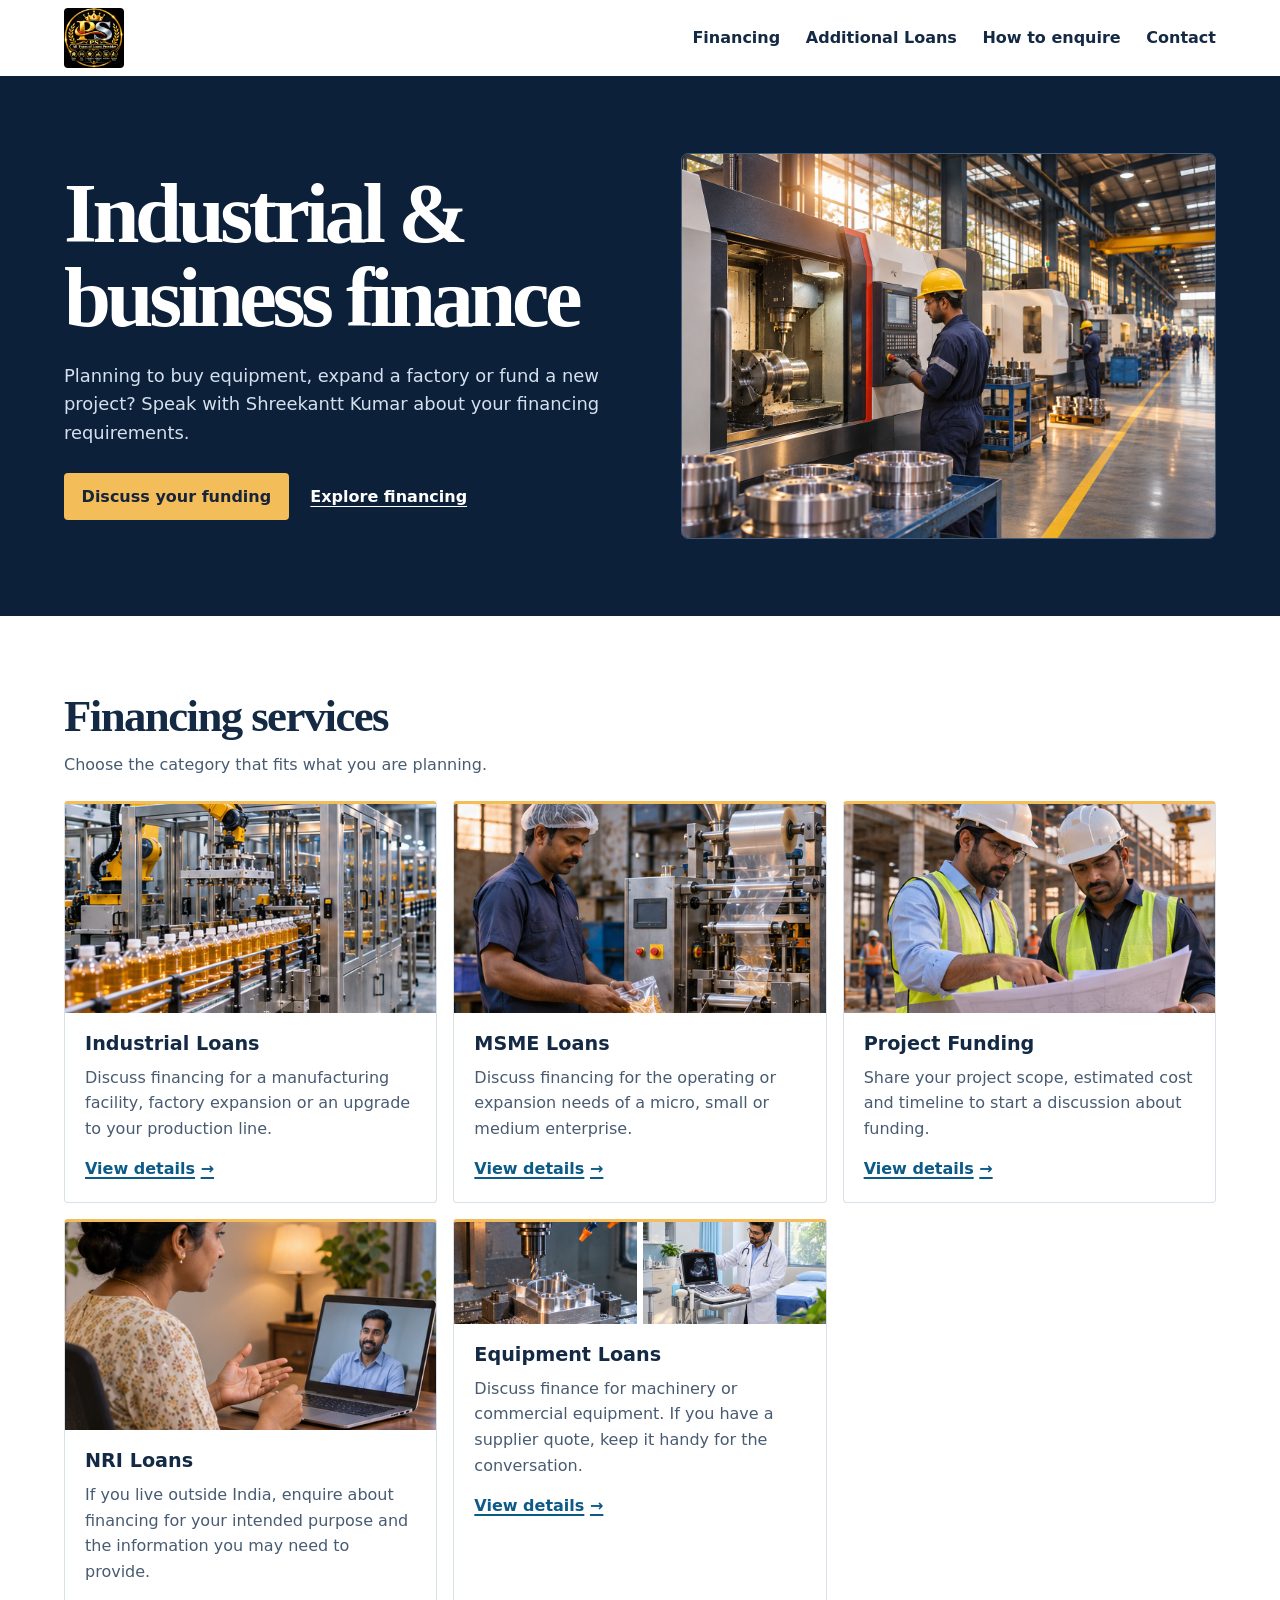
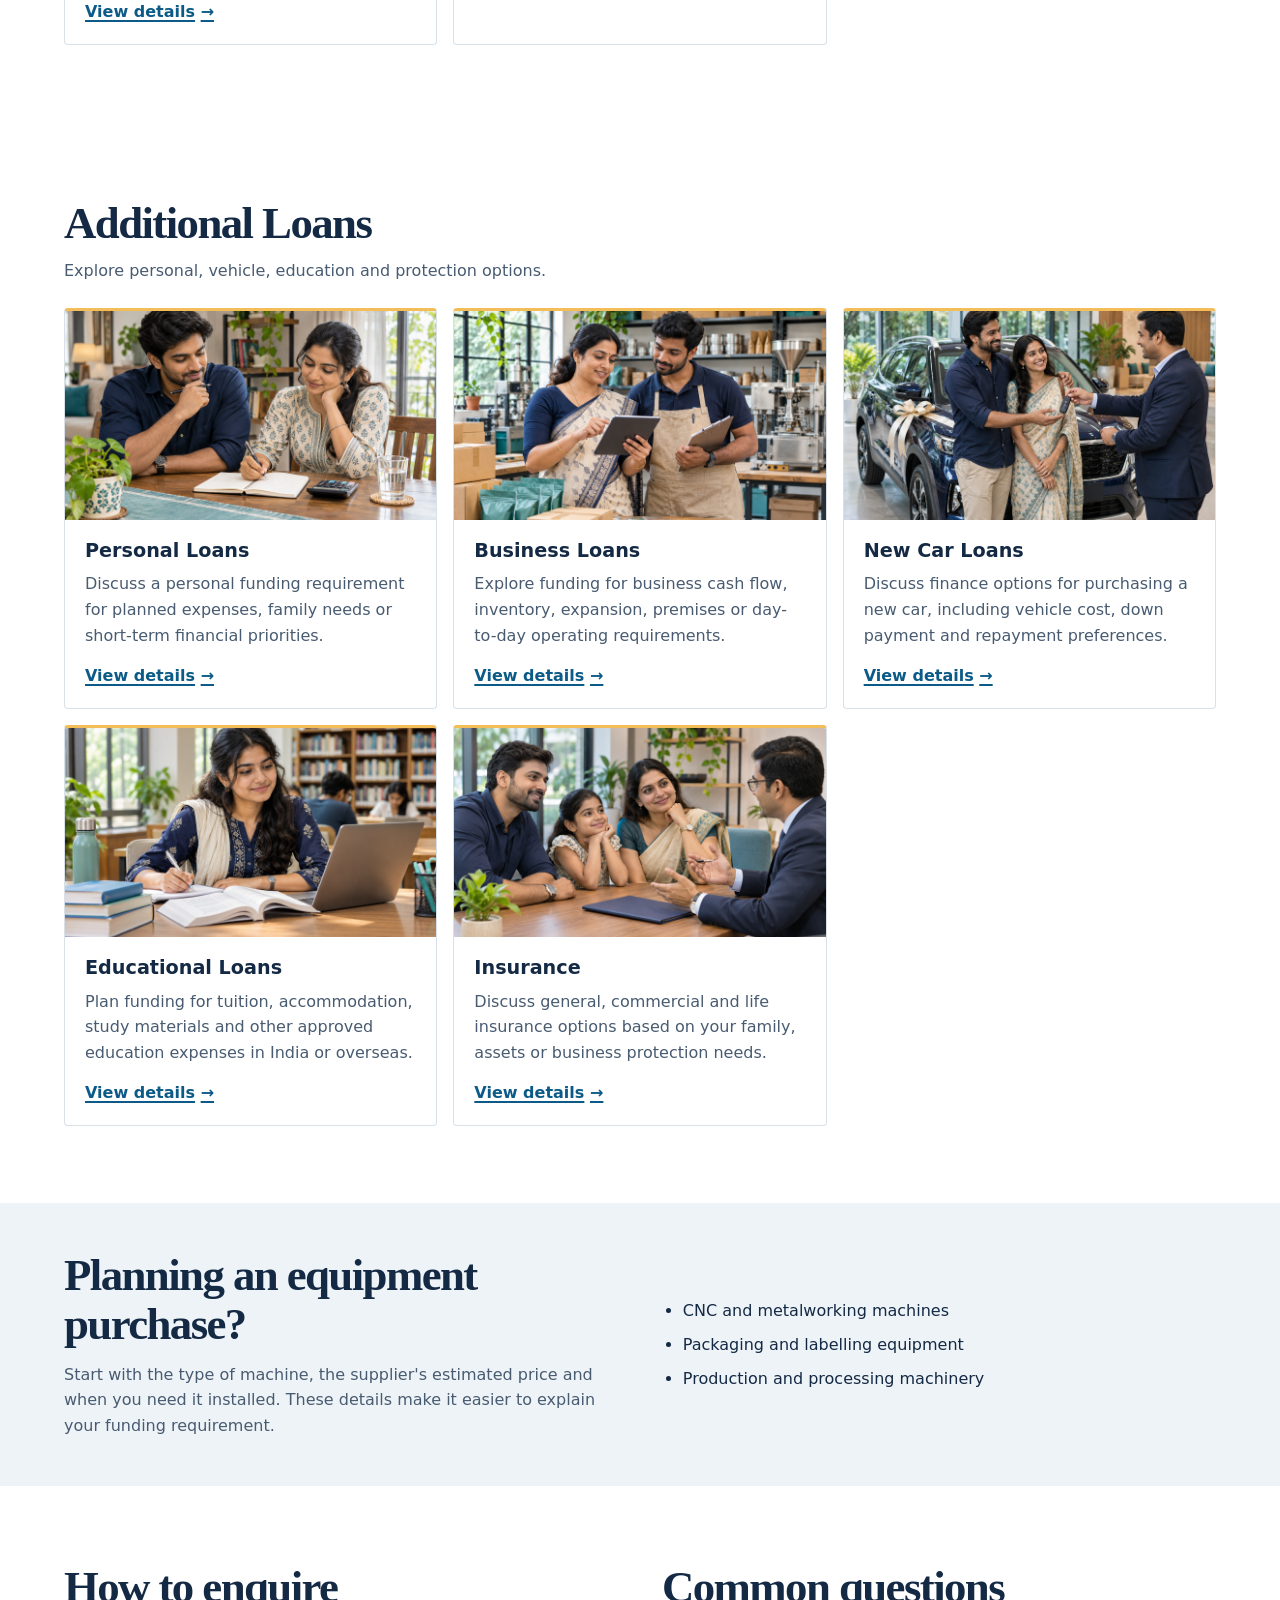
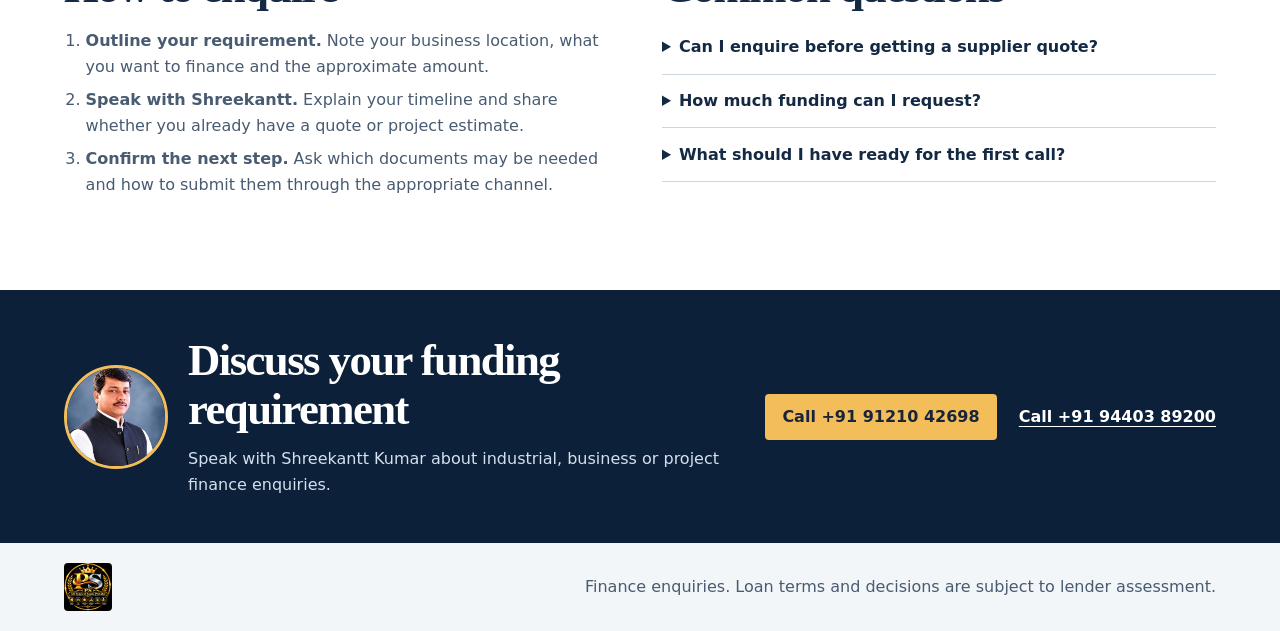
<file: index.html>
<!doctype html>
<html lang="en-IN">
<head>
  <meta charset="utf-8">
  <meta name="viewport" content="width=device-width, initial-scale=1">
  <meta name="robots" content="noindex">
  <meta name="description" content="Discuss industrial loans, MSME loans, project funding, NRI loans and equipment finance with sreekanth.">
  <title>sreekanth | Industrial &amp; Business Finance Enquiries</title>
  <meta property="og:title" content="sreekanth | Machinery Finance">
  <meta property="og:description" content="Machinery finance solutions for growing businesses.">
  <meta property="og:type" content="website">
  <meta name="twitter:card" content="summary">
  <meta name="twitter:title" content="sreekanth | Machinery Finance">
  <meta name="twitter:description" content="Machinery finance solutions for growing businesses.">
  <link rel="stylesheet" href="styles.css">
</head>
<body>
  <a class="skip-link" href="#main">Skip to content</a>

  <header class="site-header" id="top">
    <div class="wrap header-inner">
      <a class="brand" href="#top" aria-label="SRIDigitals home"><img class="brand-logo" src="images/logo.jpeg" alt="SRI PS All Types of Loans Provider"></a>
      <nav aria-label="Main navigation">
        <a href="#services">Financing</a>
        <a href="#additional-loans">Additional Loans</a>
        <a href="#process">How to enquire</a>
        <a href="#contact">Contact</a>
      </nav>
    </div>
  </header>

  <main id="main">
    <section class="hero" aria-labelledby="hero-title">
      <div class="wrap hero-inner">
        <div class="hero-content">
          <h1 id="hero-title">Industrial &amp;<br>business finance</h1>
          <p>Planning to buy equipment, expand a factory or fund a new project? Speak with Shreekantt Kumar about your financing requirements.</p>
          <div class="actions">
            <a class="button" href="#contact">Discuss your funding</a>
            <a class="secondary" href="#services">Explore financing</a>
          </div>
        </div>
        <figure class="hero-visual">
          <img src="images/images/industrial-factory-hero.png" alt="Technician operating CNC machinery in a modern factory">
        </figure>
      </div>
    </section>

    <section class="wrap section" id="services">
      <h2>Financing services</h2>
      <p class="intro">Choose the category that fits what you are planning.</p>
      <div class="services">
        <article class="service">
          <img src="images/images/factory-production-line.png" alt="Automated factory production line">
          <div class="service-copy">
            <h3>Industrial Loans</h3>
            <p>Discuss financing for a manufacturing facility, factory expansion or an upgrade to your production line.</p>
            <a class="card-link" href="industrial-loans.html" aria-label="View full details about Industrial Loans">View details <span aria-hidden="true">&rarr;</span></a>
          </div>
        </article>
        <article class="service">
          <img src="images/images/msme-workshop.png" alt="Small manufacturing workshop and packaging machine">
          <div class="service-copy">
            <h3>MSME Loans</h3>
            <p>Discuss financing for the operating or expansion needs of a micro, small or medium enterprise.</p>
            <a class="card-link" href="msme-loans.html" aria-label="View full details about MSME Loans">View details <span aria-hidden="true">&rarr;</span></a>
          </div>
        </article>
        <article class="service">
          <img src="images/images/project-planning.png" alt="Engineers reviewing plans at a construction site">
          <div class="service-copy">
            <h3>Project Funding</h3>
            <p>Share your project scope, estimated cost and timeline to start a discussion about funding.</p>
            <a class="card-link" href="project-funding.html" aria-label="View full details about Project Funding">View details <span aria-hidden="true">&rarr;</span></a>
          </div>
        </article>
        <article class="service">
          <img src="images/images/nri-consultation.png" alt="Professional discussing requirements over a video call">
          <div class="service-copy">
            <h3>NRI Loans</h3>
            <p>If you live outside India, enquire about financing for your intended purpose and the information you may need to provide.</p>
            <a class="card-link" href="nri-loans.html" aria-label="View full details about NRI Loans">View details <span aria-hidden="true">&rarr;</span></a>
          </div>
        </article>
        <article class="service">
          <div class="equipment-image-pair">
            <img src="images/images/cnc-equipment.png" alt="CNC machine cutting a metal component">
            <img src="images/images/medical-ultrasound-equipment.png" alt="Doctor inspecting portable ultrasound equipment">
          </div>
          <div class="service-copy">
            <h3>Equipment Loans</h3>
            <p>Discuss finance for machinery or commercial equipment. If you have a supplier quote, keep it handy for the conversation.</p>
            <a class="card-link" href="equipment-loans.html" aria-label="View full details about Equipment Loans">View details <span aria-hidden="true">&rarr;</span></a>
          </div>
        </article>
      </div>
    </section>

    <section class="wrap section" id="additional-loans">
      <h2>Additional Loans</h2>
      <p class="intro">Explore personal, vehicle, education and protection options.</p>
      <div class="services">
        <article class="service">
          <img src="images/images/Couple Reviewing a Household Budget.png" alt="Couple reviewing their household budget">
          <div class="service-copy">
            <h3>Personal Loans</h3>
            <p>Discuss a personal funding requirement for planned expenses, family needs or short-term financial priorities.</p>
            <a class="card-link" href="personal-loans.html" aria-label="View full details about Personal Loans">View details <span aria-hidden="true">&rarr;</span></a>
          </div>
        </article>
        <article class="service">
          <img src="images/images/Small Business Owners Review Inventory-2.png" alt="Small business owners reviewing inventory">
          <div class="service-copy">
            <h3>Business Loans</h3>
            <p>Explore funding for business cash flow, inventory, expansion, premises or day-to-day operating requirements.</p>
            <a class="card-link" href="business-loans.html" aria-label="View full details about Business Loans">View details <span aria-hidden="true">&rarr;</span></a>
          </div>
        </article>
        <article class="service">
          <img src="images/images/Couple Receives New Car Keys-3.png" alt="Couple receiving the keys to their new car">
          <div class="service-copy">
            <h3>New Car Loans</h3>
            <p>Discuss finance options for purchasing a new car, including vehicle cost, down payment and repayment preferences.</p>
            <a class="card-link" href="new-car-loans.html" aria-label="View full details about New Car Loans">View details <span aria-hidden="true">&rarr;</span></a>
          </div>
        </article>
        <article class="service">
          <img src="images/images/Focused student in a campus library-5.png" alt="Student studying in a campus library">
          <div class="service-copy">
            <h3>Educational Loans</h3>
            <p>Plan funding for tuition, accommodation, study materials and other approved education expenses in India or overseas.</p>
            <a class="card-link" href="educational-loans.html" aria-label="View full details about Educational Loans">View details <span aria-hidden="true">&rarr;</span></a>
          </div>
        </article>
        <article class="service">
          <img src="images/images/Family protection consultation-4.png" alt="Family discussing insurance protection">
          <div class="service-copy">
            <h3>Insurance</h3>
            <p>Discuss general, commercial and life insurance options based on your family, assets or business protection needs.</p>
            <a class="card-link" href="insurance.html" aria-label="View full details about Insurance">View details <span aria-hidden="true">&rarr;</span></a>
          </div>
        </article>
      </div>
    </section>

    <section class="equipment" id="equipment">
      <div class="wrap equipment-inner">
        <div>
          <h2>Planning an equipment purchase?</h2>
          <p>Start with the type of machine, the supplier's estimated price and when you need it installed. These details make it easier to explain your funding requirement.</p>
        </div>
        <ul>
          <li>CNC and metalworking machines</li>
          <li>Packaging and labelling equipment</li>
          <li>Production and processing machinery</li>
        </ul>
      </div>
    </section>

    <section class="wrap section process" id="process">
      <div>
        <h2>How to enquire</h2>
        <ol>
          <li><strong>Outline your requirement.</strong> Note your business location, what you want to finance and the approximate amount.</li>
          <li><strong>Speak with Shreekantt.</strong> Explain your timeline and share whether you already have a quote or project estimate.</li>
          <li><strong>Confirm the next step.</strong> Ask which documents may be needed and how to submit them through the appropriate channel.</li>
        </ol>
      </div>
      <div>
        <h2>Common questions</h2>
        <details>
          <summary>Can I enquire before getting a supplier quote?</summary>
          <p>Yes. Start with the type of equipment and an estimated budget. A supplier quote can help clarify the price and specifications later.</p>
        </details>
        <details>
          <summary>How much funding can I request?</summary>
          <p>Start with the amount your business or project needs. Any funding offer depends on the lender, the product and the assessment of your application.</p>
        </details>
        <details>
          <summary>What should I have ready for the first call?</summary>
          <p>Have the business location, loan purpose, estimated amount and timeline handy. For equipment, bring the supplier estimate if available.</p>
        </details>
      </div>
    </section>

    <section class="contact" id="contact">
      <div class="wrap contact-inner">
        <div class="contact-person">
          <img src="images/profile.jpeg" alt="Shreekantt Kumar">
          <div>
            <h2>Discuss your funding requirement</h2>
            <p>Speak with Shreekantt Kumar about industrial, business or project finance enquiries.</p>
          </div>
        </div>
        <address>
          <a class="button" href="tel:+919121042698">Call +91 91210 42698</a>
          <a class="secondary" href="tel:+919440389200">Call +91 94403 89200</a>
        </address>
      </div>
    </section>
  </main>

  <footer>
    <div class="wrap footer-inner">
      <img class="brand-logo" src="images/logo.jpeg" alt="SRI PS All Types of Loans Provider">
      <p>Finance enquiries. Loan terms and decisions are subject to lender assessment.</p>
    </div>
  </footer>
</body>
</html>
</file>
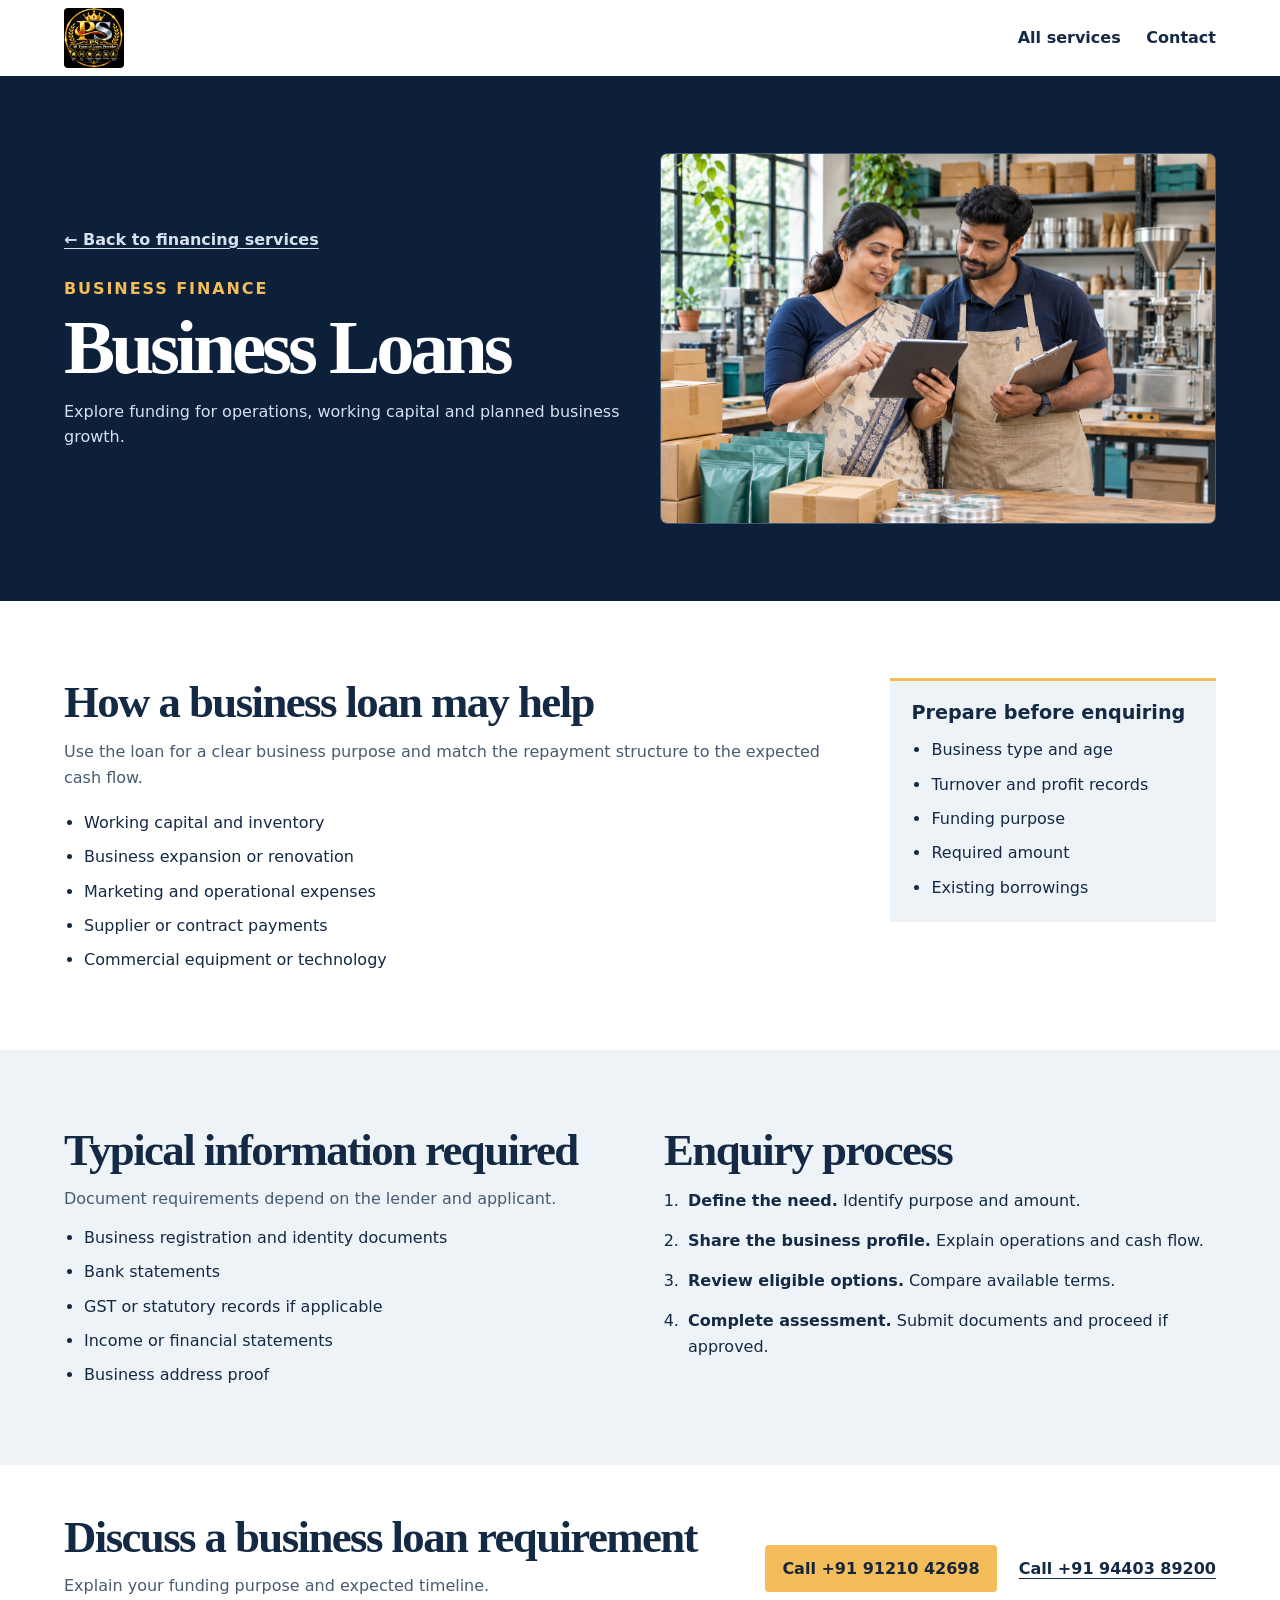
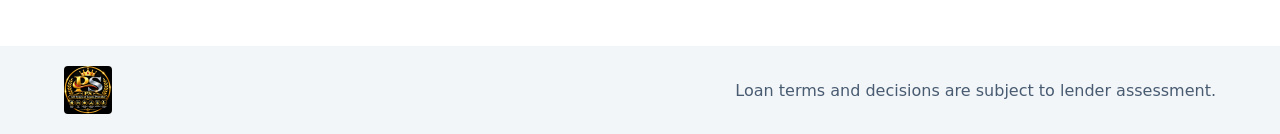
<file: business-loans.html>
<!doctype html>
<html lang="en-IN">
<head>
  <meta charset="utf-8">
  <meta name="viewport" content="width=device-width, initial-scale=1">
  <meta name="robots" content="noindex">
  <meta name="description" content="Business loan enquiries for operations, inventory and expansion.">
  <title>Business Loans | SRIDigitals</title>
  <link rel="stylesheet" href="styles.css">
</head>
<body>
  <header class="site-header"><div class="wrap header-inner"><a class="brand" href="index.html" aria-label="SRIDigitals home"><img class="brand-logo" src="images/logo.jpeg" alt="SRI PS All Types of Loans Provider"></a><nav aria-label="Page navigation"><a href="index.html#services">All services</a><a href="index.html#contact">Contact</a></nav></div></header>
  <main>
    <section class="detail-hero"><div class="wrap detail-hero-inner"><div><a class="back-link" href="index.html#services">&larr; Back to financing services</a><p class="eyebrow">Business Finance</p><h1>Business Loans</h1><p>Explore funding for operations, working capital and planned business growth.</p></div><img src="images/images/Small Business Owners Review Inventory-2.png" alt="Small business owners reviewing inventory"></div></section>
    <section class="wrap detail-section">
      <div class="detail-content"><h2>How a business loan may help</h2><p>Use the loan for a clear business purpose and match the repayment structure to the expected cash flow.</p><ul class="check-list"><li>Working capital and inventory</li><li>Business expansion or renovation</li><li>Marketing and operational expenses</li><li>Supplier or contract payments</li><li>Commercial equipment or technology</li></ul></div>
      <aside class="detail-summary"><h3>Prepare before enquiring</h3><ul><li>Business type and age</li><li>Turnover and profit records</li><li>Funding purpose</li><li>Required amount</li><li>Existing borrowings</li></ul></aside>
    </section>
    <section class="detail-band"><div class="wrap detail-grid"><div><h2>Typical information required</h2><p>Document requirements depend on the lender and applicant.</p><ul class="check-list"><li>Business registration and identity documents</li><li>Bank statements</li><li>GST or statutory records if applicable</li><li>Income or financial statements</li><li>Business address proof</li></ul></div><div><h2>Enquiry process</h2><ol class="number-list"><li><strong>Define the need.</strong> Identify purpose and amount.</li><li><strong>Share the business profile.</strong> Explain operations and cash flow.</li><li><strong>Review eligible options.</strong> Compare available terms.</li><li><strong>Complete assessment.</strong> Submit documents and proceed if approved.</li></ol></div></div></section>
    <section class="wrap detail-cta"><div><h2>Discuss a business loan requirement</h2><p>Explain your funding purpose and expected timeline.</p></div><div class="actions"><a class="button" href="tel:+919121042698">Call +91 91210 42698</a><a class="secondary" href="tel:+919440389200">Call +91 94403 89200</a></div></section>
  </main>
  <footer><div class="wrap footer-inner"><img class="brand-logo" src="images/logo.jpeg" alt="SRI PS All Types of Loans Provider"><p>Loan terms and decisions are subject to lender assessment.</p></div></footer>
</body>
</html>
</file>
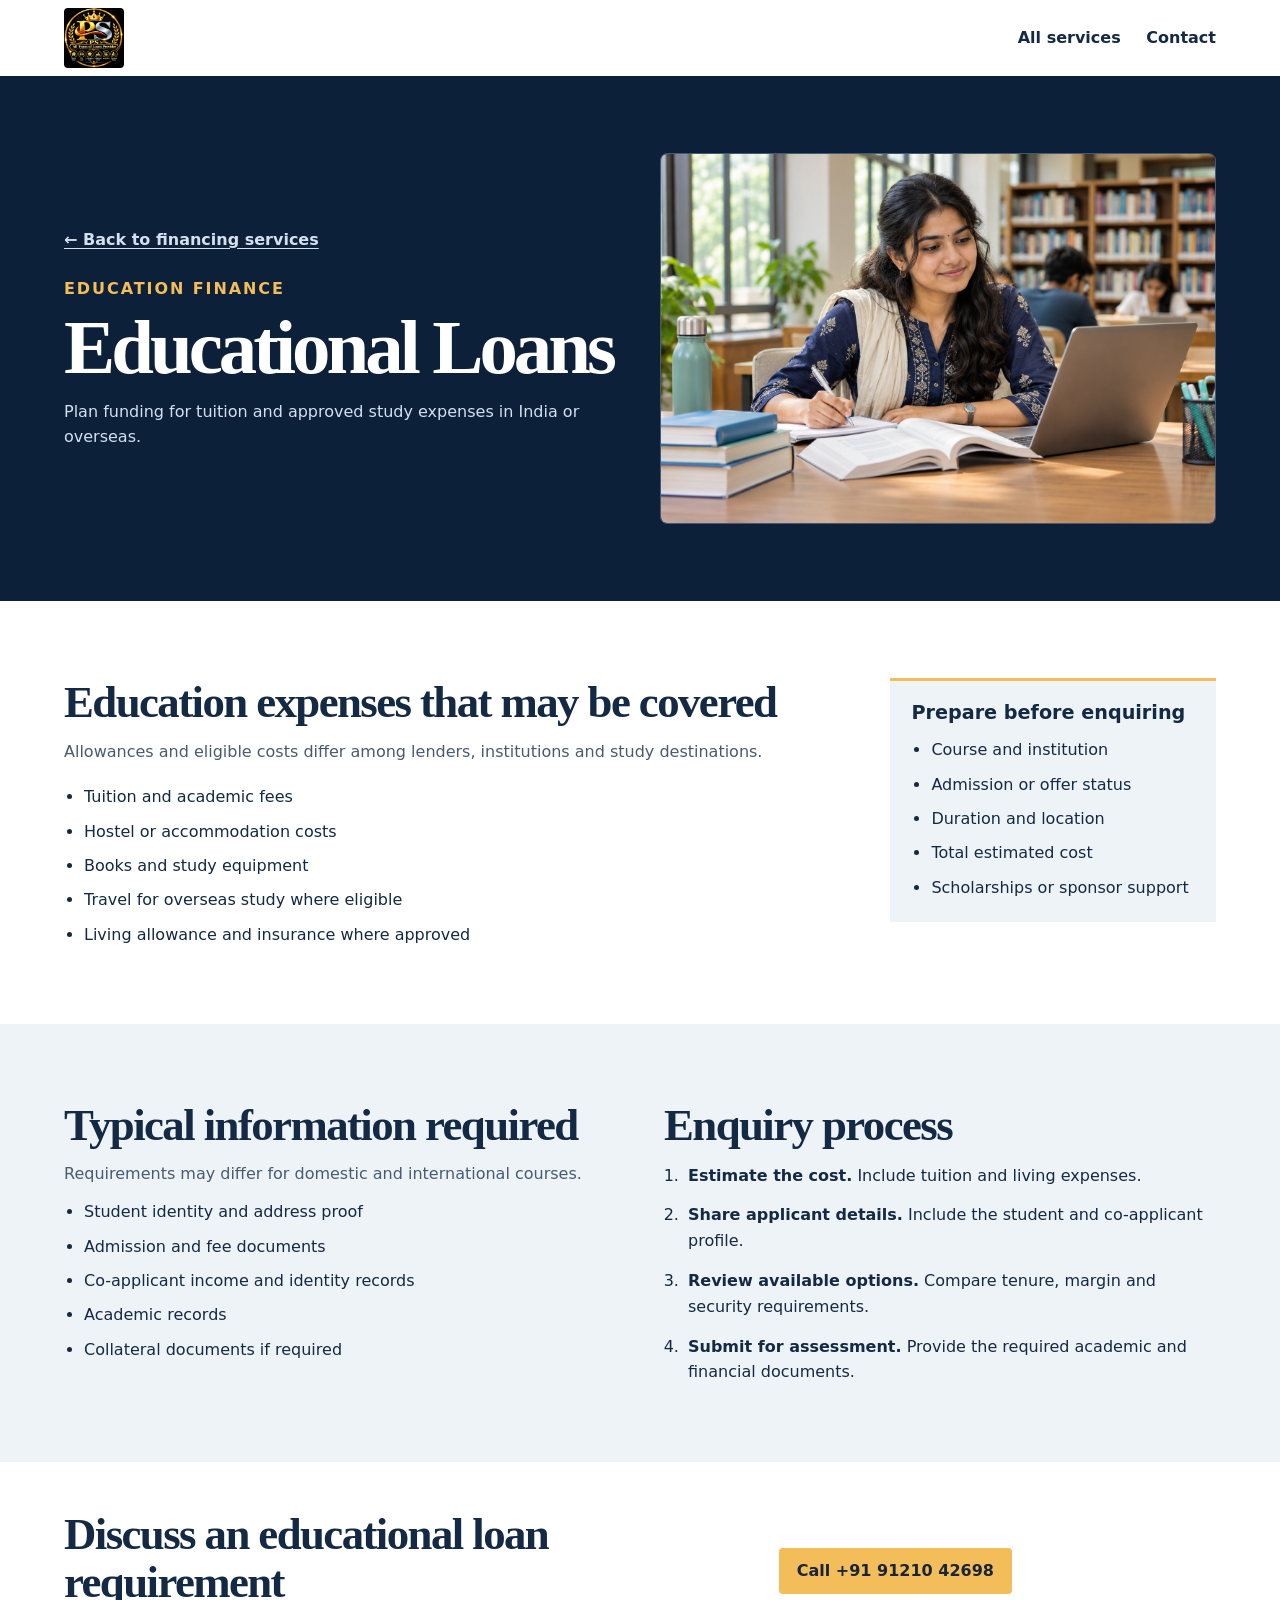
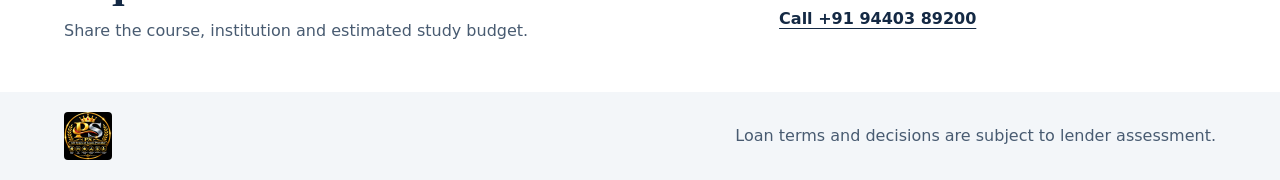
<file: educational-loans.html>
<!doctype html>
<html lang="en-IN">
<head>
  <meta charset="utf-8">
  <meta name="viewport" content="width=device-width, initial-scale=1">
  <meta name="robots" content="noindex">
  <meta name="description" content="Educational loan enquiries for Indian and overseas studies.">
  <title>Educational Loans | SRIDigitals</title>
  <link rel="stylesheet" href="styles.css">
</head>
<body>
  <header class="site-header"><div class="wrap header-inner"><a class="brand" href="index.html" aria-label="SRIDigitals home"><img class="brand-logo" src="images/logo.jpeg" alt="SRI PS All Types of Loans Provider"></a><nav aria-label="Page navigation"><a href="index.html#services">All services</a><a href="index.html#contact">Contact</a></nav></div></header>
  <main>
    <section class="detail-hero"><div class="wrap detail-hero-inner"><div><a class="back-link" href="index.html#services">&larr; Back to financing services</a><p class="eyebrow">Education Finance</p><h1>Educational Loans</h1><p>Plan funding for tuition and approved study expenses in India or overseas.</p></div><img src="images/images/Focused student in a campus library-5.png" alt="Student studying in a campus library"></div></section>
    <section class="wrap detail-section"><div class="detail-content"><h2>Education expenses that may be covered</h2><p>Allowances and eligible costs differ among lenders, institutions and study destinations.</p><ul class="check-list"><li>Tuition and academic fees</li><li>Hostel or accommodation costs</li><li>Books and study equipment</li><li>Travel for overseas study where eligible</li><li>Living allowance and insurance where approved</li></ul></div><aside class="detail-summary"><h3>Prepare before enquiring</h3><ul><li>Course and institution</li><li>Admission or offer status</li><li>Duration and location</li><li>Total estimated cost</li><li>Scholarships or sponsor support</li></ul></aside></section>
    <section class="detail-band"><div class="wrap detail-grid"><div><h2>Typical information required</h2><p>Requirements may differ for domestic and international courses.</p><ul class="check-list"><li>Student identity and address proof</li><li>Admission and fee documents</li><li>Co-applicant income and identity records</li><li>Academic records</li><li>Collateral documents if required</li></ul></div><div><h2>Enquiry process</h2><ol class="number-list"><li><strong>Estimate the cost.</strong> Include tuition and living expenses.</li><li><strong>Share applicant details.</strong> Include the student and co-applicant profile.</li><li><strong>Review available options.</strong> Compare tenure, margin and security requirements.</li><li><strong>Submit for assessment.</strong> Provide the required academic and financial documents.</li></ol></div></div></section>
    <section class="wrap detail-cta"><div><h2>Discuss an educational loan requirement</h2><p>Share the course, institution and estimated study budget.</p></div><div class="actions"><a class="button" href="tel:+919121042698">Call +91 91210 42698</a><a class="secondary" href="tel:+919440389200">Call +91 94403 89200</a></div></section>
  </main>
  <footer><div class="wrap footer-inner"><img class="brand-logo" src="images/logo.jpeg" alt="SRI PS All Types of Loans Provider"><p>Loan terms and decisions are subject to lender assessment.</p></div></footer>
</body>
</html>
</file>
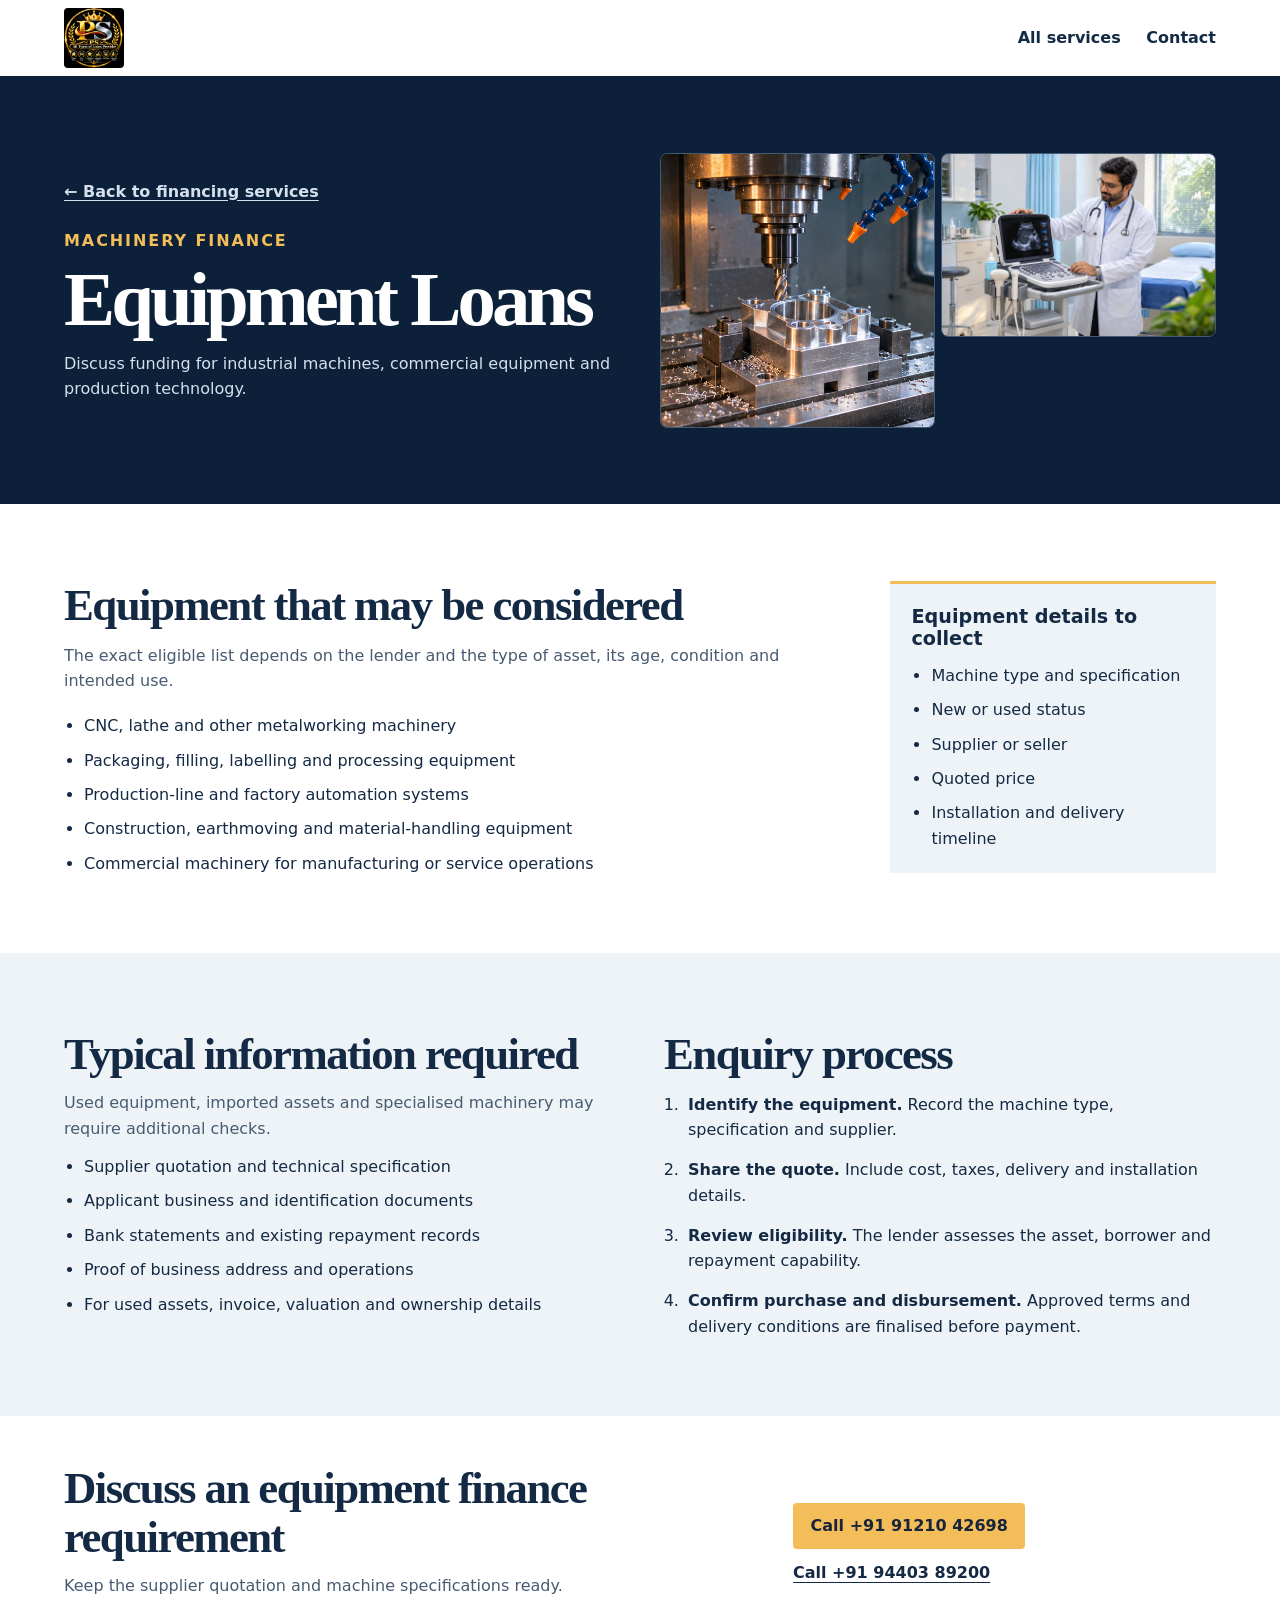
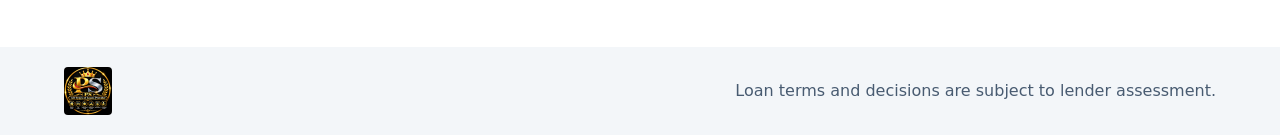
<file: equipment-loans.html>
<!doctype html>
<html lang="en-IN">
<head>
  <meta charset="utf-8">
  <meta name="viewport" content="width=device-width, initial-scale=1">
  <meta name="robots" content="noindex">
  <meta name="description" content="Equipment loan enquiries for machinery and commercial production equipment.">
  <title>Equipment Loans | SRIDigitals</title>
  <link rel="stylesheet" href="styles.css">
</head>
<body>
  <header class="site-header"><div class="wrap header-inner">
    <a class="brand" href="index.html" aria-label="SRIDigitals home"><img class="brand-logo" src="images/logo.jpeg" alt="SRI PS All Types of Loans Provider"></a>
    <nav aria-label="Page navigation"><a href="index.html#services">All services</a><a href="index.html#contact">Contact</a></nav>
  </div></header>
  <main>
    <section class="detail-hero"><div class="wrap detail-hero-inner">
      <div><a class="back-link" href="index.html#services">&larr; Back to financing services</a><p class="eyebrow">Machinery Finance</p><h1>Equipment Loans</h1><p>Discuss funding for industrial machines, commercial equipment and production technology.</p></div>
      <div class="equipment-image-pair">
        <img src="images/images/cnc-equipment.png" alt="CNC machine machining a metal component">
        <img src="images/images/medical-ultrasound-equipment.png" alt="Doctor inspecting portable ultrasound equipment">
      </div>
    </div></section>
    <section class="wrap detail-section">
      <div class="detail-content">
        <h2>Equipment that may be considered</h2>
        <p>The exact eligible list depends on the lender and the type of asset, its age, condition and intended use.</p>
        <ul class="check-list">
          <li>CNC, lathe and other metalworking machinery</li>
          <li>Packaging, filling, labelling and processing equipment</li>
          <li>Production-line and factory automation systems</li>
          <li>Construction, earthmoving and material-handling equipment</li>
          <li>Commercial machinery for manufacturing or service operations</li>
        </ul>
      </div>
      <aside class="detail-summary">
        <h3>Equipment details to collect</h3>
        <ul><li>Machine type and specification</li><li>New or used status</li><li>Supplier or seller</li><li>Quoted price</li><li>Installation and delivery timeline</li></ul>
      </aside>
    </section>
    <section class="detail-band"><div class="wrap detail-grid">
      <div>
        <h2>Typical information required</h2>
        <p>Used equipment, imported assets and specialised machinery may require additional checks.</p>
        <ul class="check-list">
          <li>Supplier quotation and technical specification</li>
          <li>Applicant business and identification documents</li>
          <li>Bank statements and existing repayment records</li>
          <li>Proof of business address and operations</li>
          <li>For used assets, invoice, valuation and ownership details</li>
        </ul>
      </div>
      <div>
        <h2>Enquiry process</h2>
        <ol class="number-list">
          <li><strong>Identify the equipment.</strong> Record the machine type, specification and supplier.</li>
          <li><strong>Share the quote.</strong> Include cost, taxes, delivery and installation details.</li>
          <li><strong>Review eligibility.</strong> The lender assesses the asset, borrower and repayment capability.</li>
          <li><strong>Confirm purchase and disbursement.</strong> Approved terms and delivery conditions are finalised before payment.</li>
        </ol>
      </div>
    </div></section>
    <section class="wrap detail-cta">
      <div><h2>Discuss an equipment finance requirement</h2><p>Keep the supplier quotation and machine specifications ready.</p></div>
      <div class="actions"><a class="button" href="tel:+919121042698">Call +91 91210 42698</a><a class="secondary" href="tel:+919440389200">Call +91 94403 89200</a></div>
    </section>
  </main>
  <footer><div class="wrap footer-inner"><img class="brand-logo" src="images/logo.jpeg" alt="SRI PS All Types of Loans Provider"><p>Loan terms and decisions are subject to lender assessment.</p></div></footer>
</body>
</html>
</file>
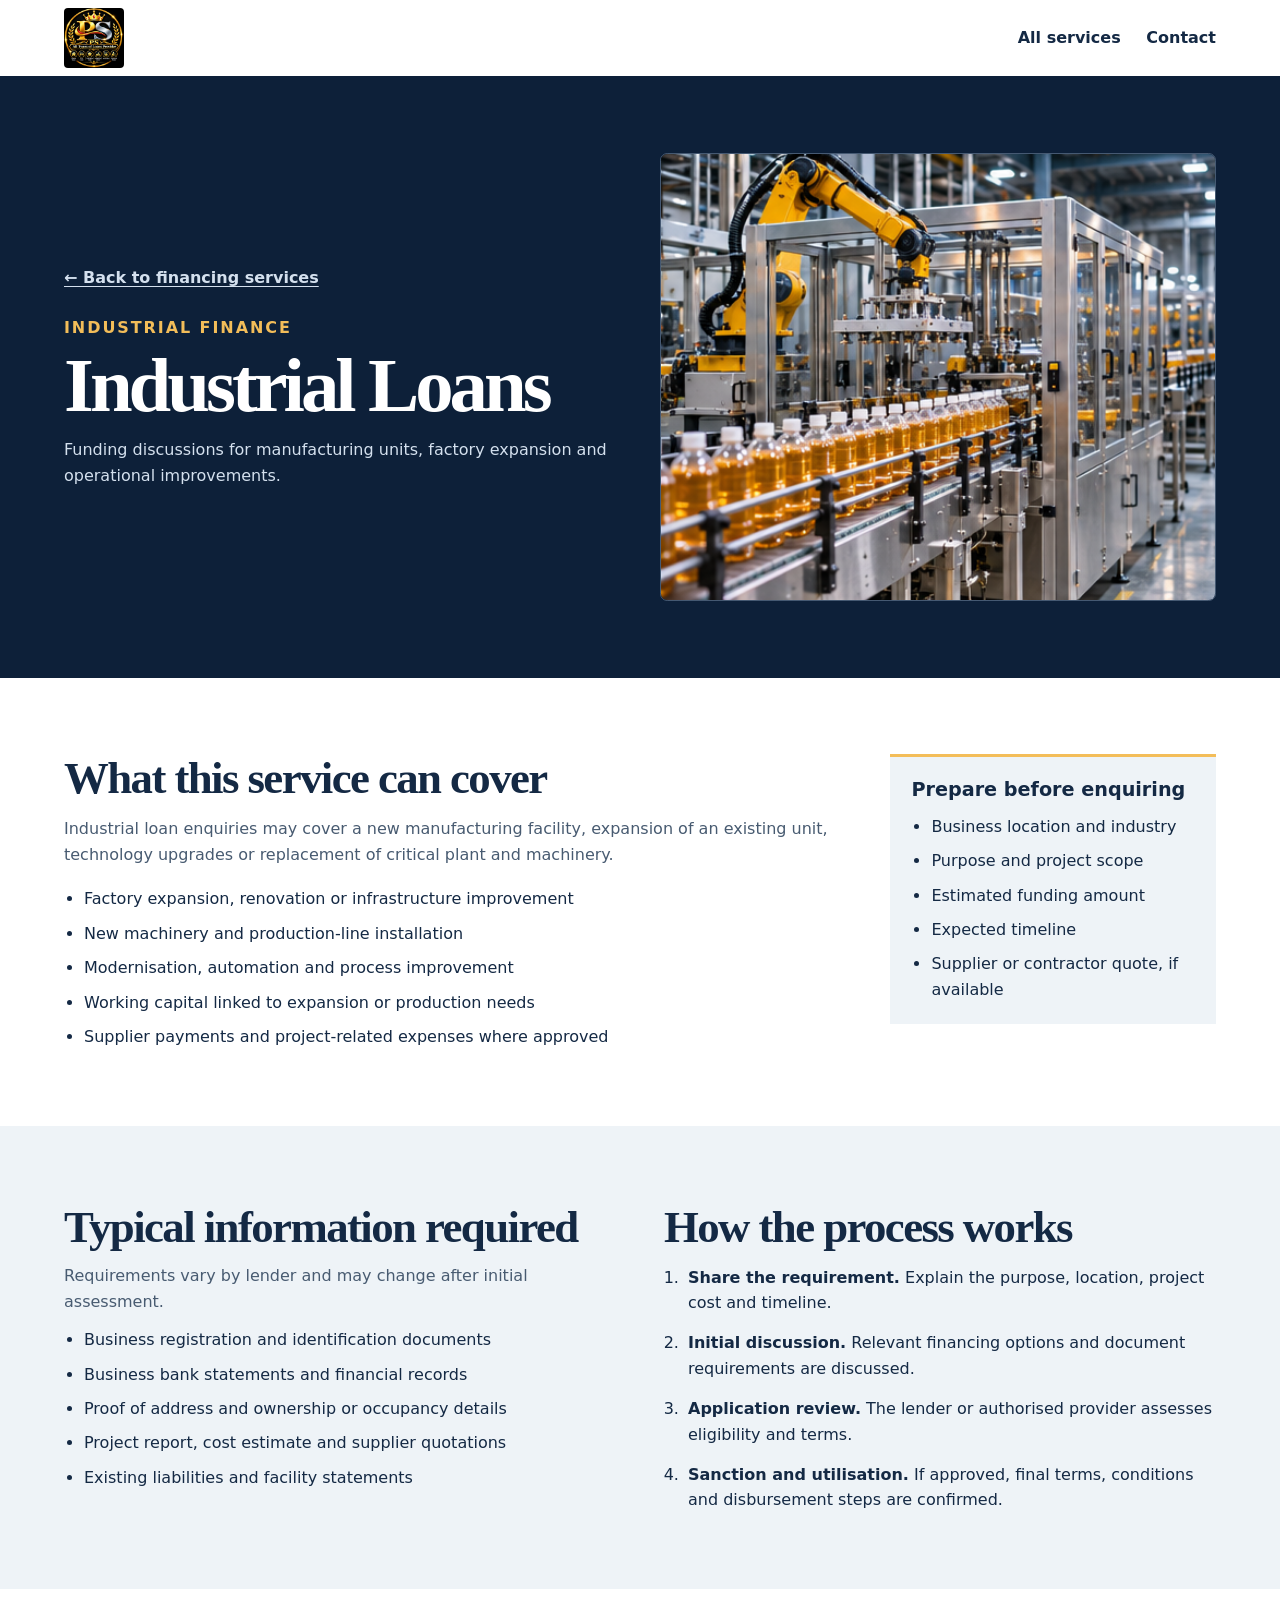
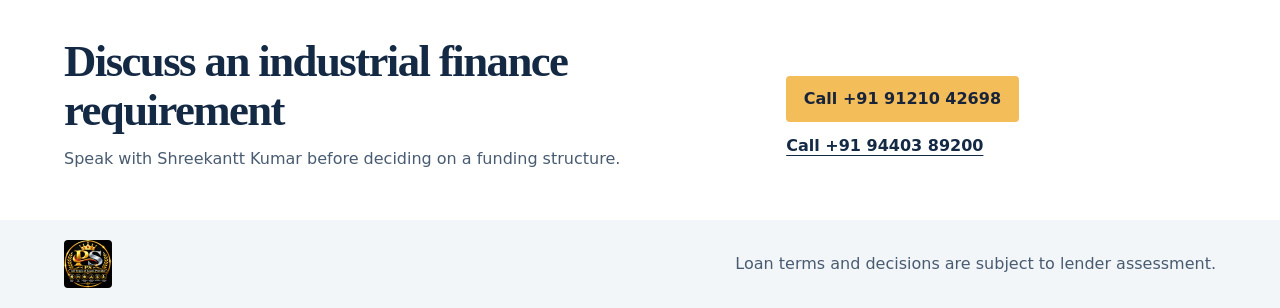
<file: industrial-loans.html>
<!doctype html>
<html lang="en-IN">
<head>
  <meta charset="utf-8">
  <meta name="viewport" content="width=device-width, initial-scale=1">
  <meta name="robots" content="noindex">
  <meta name="description" content="Industrial loan enquiry information for manufacturing facilities and factory expansion.">
  <title>Industrial Loans | SRIDigitals</title>
  <link rel="stylesheet" href="styles.css">
</head>
<body>
  <header class="site-header" id="top">
    <div class="wrap header-inner">
      <a class="brand" href="index.html" aria-label="SRIDigitals home"><img class="brand-logo" src="images/logo.jpeg" alt="SRI PS All Types of Loans Provider"></a>
      <nav aria-label="Page navigation">
        <a href="index.html#services">All services</a>
        <a href="index.html#contact">Contact</a>
      </nav>
    </div>
  </header>
  <main>
    <section class="detail-hero">
      <div class="wrap detail-hero-inner">
        <div>
          <a class="back-link" href="index.html#services">&larr; Back to financing services</a>
          <p class="eyebrow">Industrial Finance</p>
          <h1>Industrial Loans</h1>
          <p>Funding discussions for manufacturing units, factory expansion and operational improvements.</p>
        </div>
        <img src="images/images/factory-production-line.png" alt="Automated industrial production line">
      </div>
    </section>
    <section class="wrap detail-section">
      <div class="detail-content">
        <h2>What this service can cover</h2>
        <p>Industrial loan enquiries may cover a new manufacturing facility, expansion of an existing unit, technology upgrades or replacement of critical plant and machinery.</p>
        <ul class="check-list">
          <li>Factory expansion, renovation or infrastructure improvement</li>
          <li>New machinery and production-line installation</li>
          <li>Modernisation, automation and process improvement</li>
          <li>Working capital linked to expansion or production needs</li>
          <li>Supplier payments and project-related expenses where approved</li>
        </ul>
      </div>
      <aside class="detail-summary">
        <h3>Prepare before enquiring</h3>
        <ul>
          <li>Business location and industry</li>
          <li>Purpose and project scope</li>
          <li>Estimated funding amount</li>
          <li>Expected timeline</li>
          <li>Supplier or contractor quote, if available</li>
        </ul>
      </aside>
    </section>
    <section class="detail-band">
      <div class="wrap detail-grid">
        <div>
          <h2>Typical information required</h2>
          <p>Requirements vary by lender and may change after initial assessment.</p>
          <ul class="check-list">
            <li>Business registration and identification documents</li>
            <li>Business bank statements and financial records</li>
            <li>Proof of address and ownership or occupancy details</li>
            <li>Project report, cost estimate and supplier quotations</li>
            <li>Existing liabilities and facility statements</li>
          </ul>
        </div>
        <div>
          <h2>How the process works</h2>
          <ol class="number-list">
            <li><strong>Share the requirement.</strong> Explain the purpose, location, project cost and timeline.</li>
            <li><strong>Initial discussion.</strong> Relevant financing options and document requirements are discussed.</li>
            <li><strong>Application review.</strong> The lender or authorised provider assesses eligibility and terms.</li>
            <li><strong>Sanction and utilisation.</strong> If approved, final terms, conditions and disbursement steps are confirmed.</li>
          </ol>
        </div>
      </div>
    </section>
    <section class="wrap detail-cta">
      <div>
        <h2>Discuss an industrial finance requirement</h2>
        <p>Speak with Shreekantt Kumar before deciding on a funding structure.</p>
      </div>
      <div class="actions">
        <a class="button" href="tel:+919121042698">Call +91 91210 42698</a>
        <a class="secondary" href="tel:+919440389200">Call +91 94403 89200</a>
      </div>
    </section>
  </main>
  <footer>
    <div class="wrap footer-inner">
      <img class="brand-logo" src="images/logo.jpeg" alt="SRI PS All Types of Loans Provider">
      <p>Loan terms and decisions are subject to lender assessment.</p>
    </div>
  </footer>
</body>
</html>
</file>
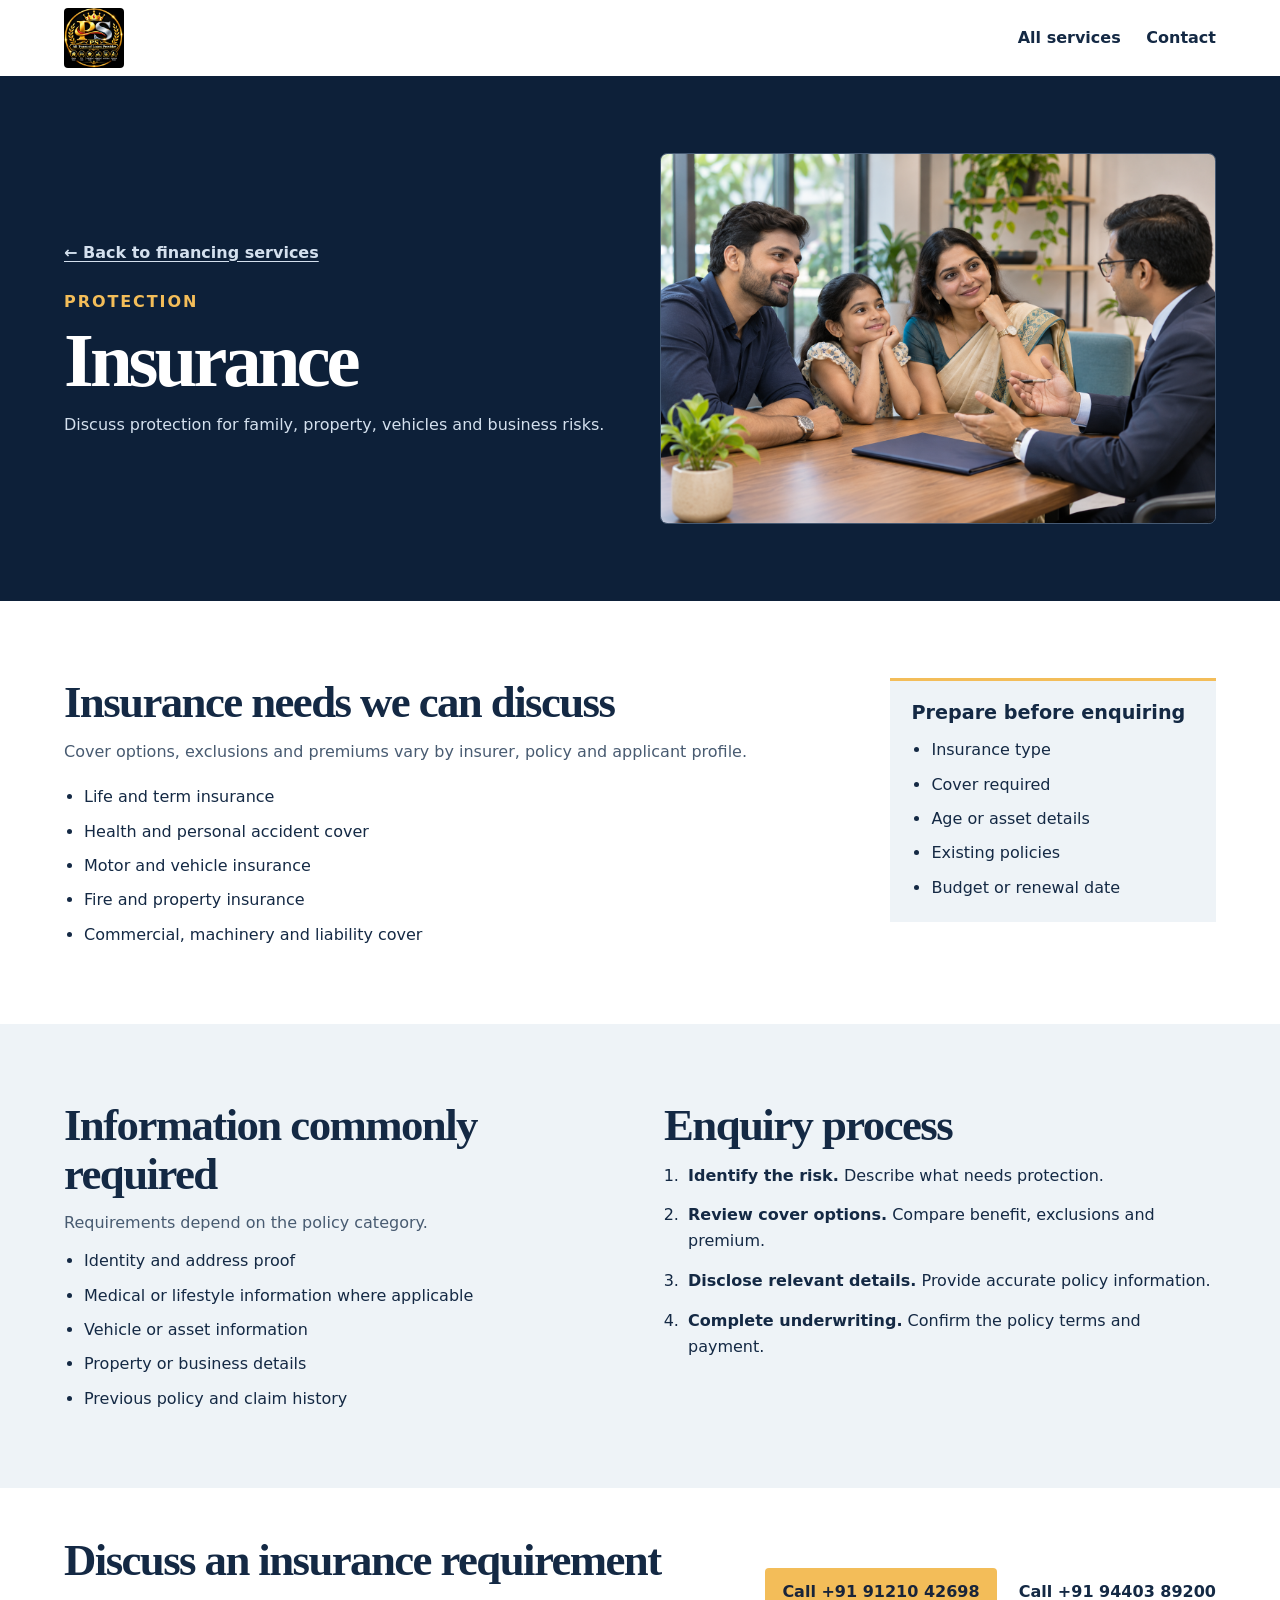
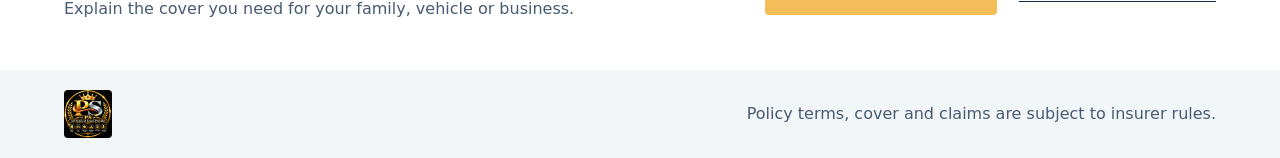
<file: insurance.html>
<!doctype html>
<html lang="en-IN">
<head>
  <meta charset="utf-8">
  <meta name="viewport" content="width=device-width, initial-scale=1">
  <meta name="robots" content="noindex">
  <meta name="description" content="General, commercial and life insurance enquiries.">
  <title>Insurance | SRIDigitals</title>
  <link rel="stylesheet" href="styles.css">
</head>
<body>
  <header class="site-header"><div class="wrap header-inner"><a class="brand" href="index.html" aria-label="SRIDigitals home"><img class="brand-logo" src="images/logo.jpeg" alt="SRI PS All Types of Loans Provider"></a><nav aria-label="Page navigation"><a href="index.html#services">All services</a><a href="index.html#contact">Contact</a></nav></div></header>
  <main>
    <section class="detail-hero"><div class="wrap detail-hero-inner"><div><a class="back-link" href="index.html#services">&larr; Back to financing services</a><p class="eyebrow">Protection</p><h1>Insurance</h1><p>Discuss protection for family, property, vehicles and business risks.</p></div><img src="images/images/Family protection consultation-4.png" alt="Family discussing insurance protection"></div></section>
    <section class="wrap detail-section"><div class="detail-content"><h2>Insurance needs we can discuss</h2><p>Cover options, exclusions and premiums vary by insurer, policy and applicant profile.</p><ul class="check-list"><li>Life and term insurance</li><li>Health and personal accident cover</li><li>Motor and vehicle insurance</li><li>Fire and property insurance</li><li>Commercial, machinery and liability cover</li></ul></div><aside class="detail-summary"><h3>Prepare before enquiring</h3><ul><li>Insurance type</li><li>Cover required</li><li>Age or asset details</li><li>Existing policies</li><li>Budget or renewal date</li></ul></aside></section>
    <section class="detail-band"><div class="wrap detail-grid"><div><h2>Information commonly required</h2><p>Requirements depend on the policy category.</p><ul class="check-list"><li>Identity and address proof</li><li>Medical or lifestyle information where applicable</li><li>Vehicle or asset information</li><li>Property or business details</li><li>Previous policy and claim history</li></ul></div><div><h2>Enquiry process</h2><ol class="number-list"><li><strong>Identify the risk.</strong> Describe what needs protection.</li><li><strong>Review cover options.</strong> Compare benefit, exclusions and premium.</li><li><strong>Disclose relevant details.</strong> Provide accurate policy information.</li><li><strong>Complete underwriting.</strong> Confirm the policy terms and payment.</li></ol></div></div></section>
    <section class="wrap detail-cta"><div><h2>Discuss an insurance requirement</h2><p>Explain the cover you need for your family, vehicle or business.</p></div><div class="actions"><a class="button" href="tel:+919121042698">Call +91 91210 42698</a><a class="secondary" href="tel:+919440389200">Call +91 94403 89200</a></div></section>
  </main>
  <footer><div class="wrap footer-inner"><img class="brand-logo" src="images/logo.jpeg" alt="SRI PS All Types of Loans Provider"><p>Policy terms, cover and claims are subject to insurer rules.</p></div></footer>
</body>
</html>
</file>
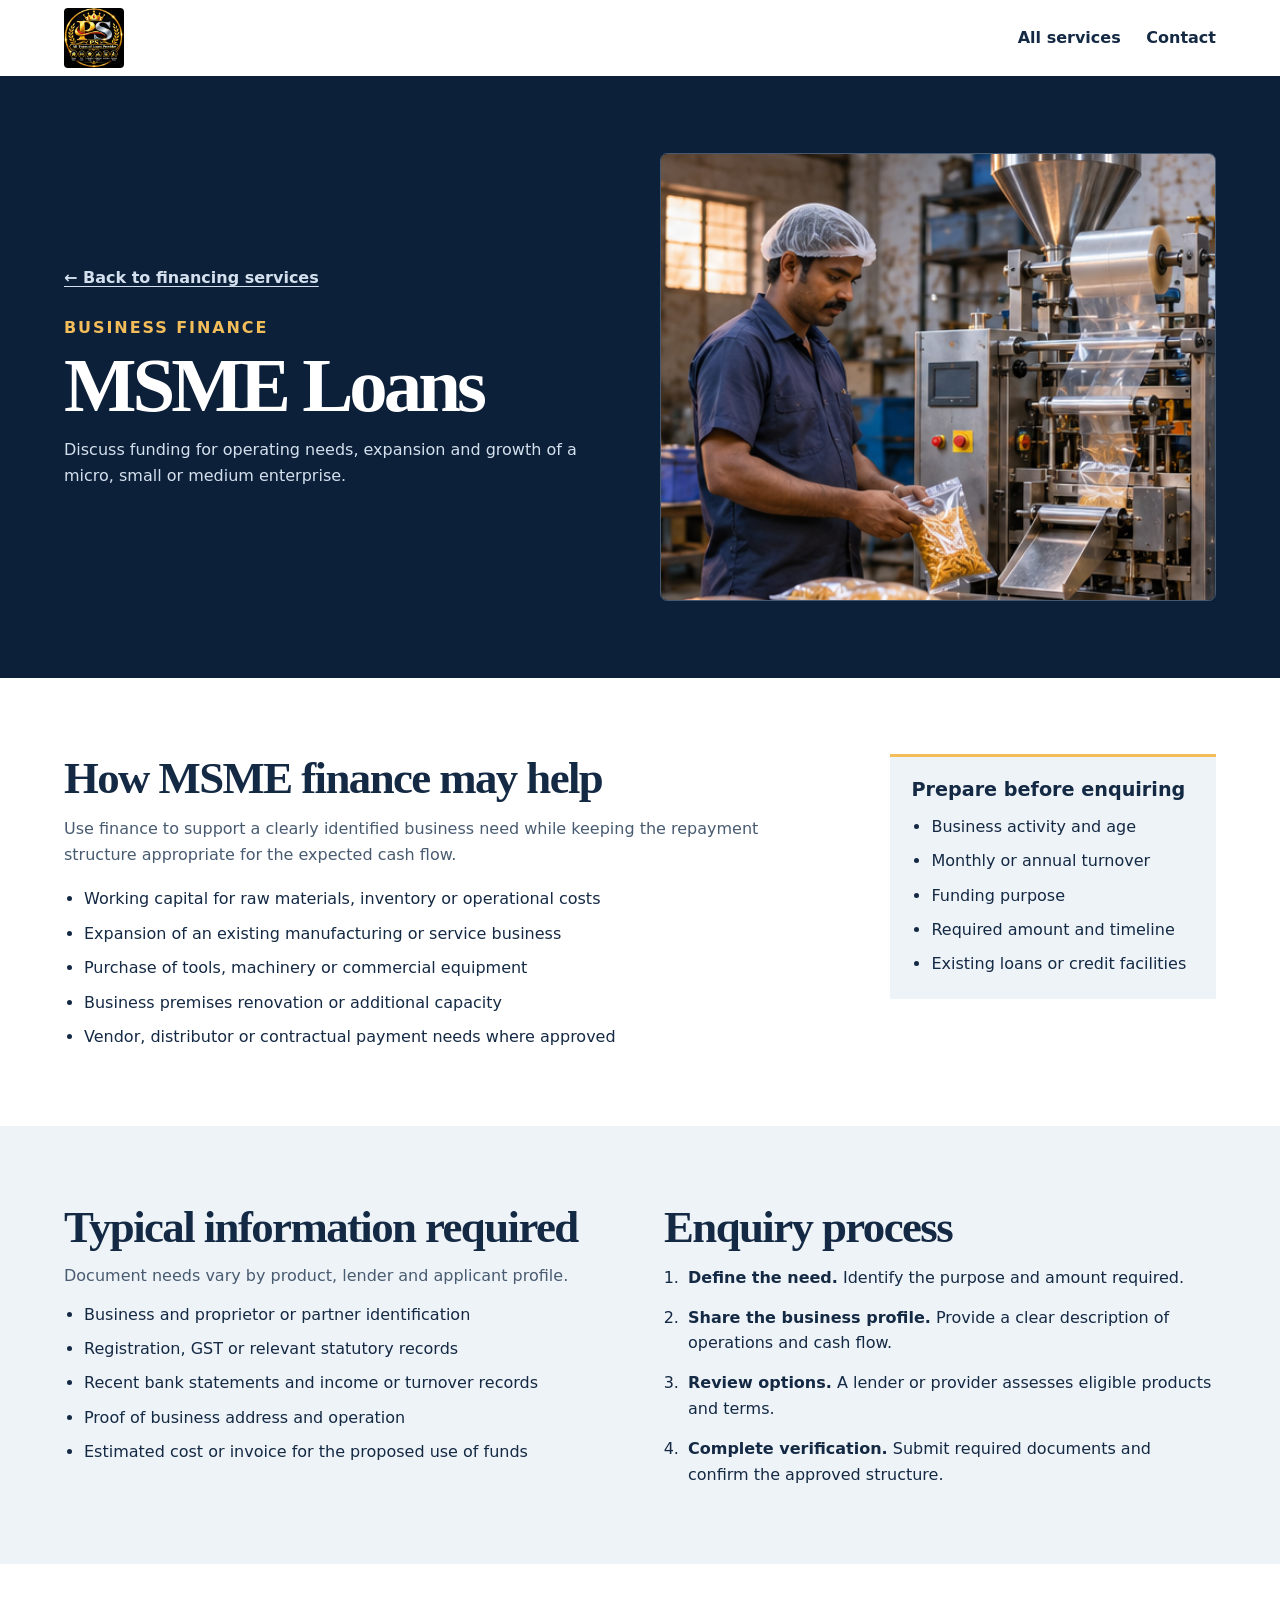
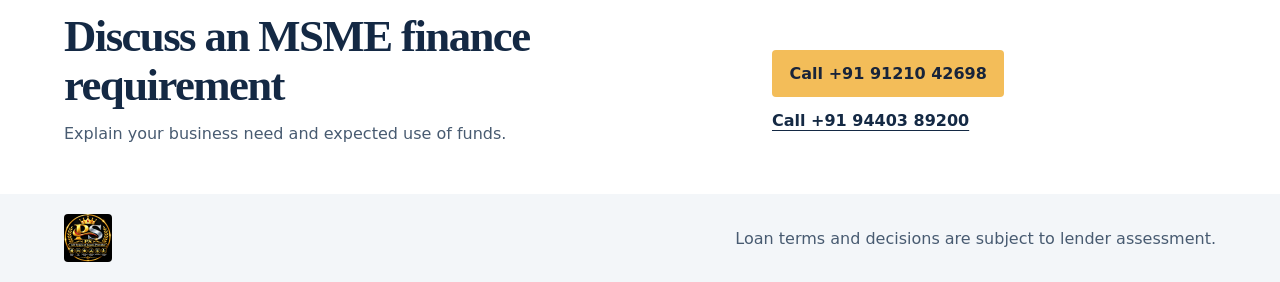
<file: msme-loans.html>
<!doctype html>
<html lang="en-IN">
<head>
  <meta charset="utf-8">
  <meta name="viewport" content="width=device-width, initial-scale=1">
  <meta name="robots" content="noindex">
  <meta name="description" content="MSME loan enquiries for operating and business expansion needs.">
  <title>MSME Loans | SRIDigitals</title>
  <link rel="stylesheet" href="styles.css">
</head>
<body>
  <header class="site-header"><div class="wrap header-inner">
    <a class="brand" href="index.html" aria-label="SRIDigitals home"><img class="brand-logo" src="images/logo.jpeg" alt="SRI PS All Types of Loans Provider"></a>
    <nav aria-label="Page navigation"><a href="index.html#services">All services</a><a href="index.html#contact">Contact</a></nav>
  </div></header>
  <main>
    <section class="detail-hero"><div class="wrap detail-hero-inner">
      <div>
        <a class="back-link" href="index.html#services">&larr; Back to financing services</a>
        <p class="eyebrow">Business Finance</p>
        <h1>MSME Loans</h1>
        <p>Discuss funding for operating needs, expansion and growth of a micro, small or medium enterprise.</p>
      </div>
      <img src="images/images/msme-workshop.png" alt="MSME worker operating a packaging machine">
    </div></section>
    <section class="wrap detail-section">
      <div class="detail-content">
        <h2>How MSME finance may help</h2>
        <p>Use finance to support a clearly identified business need while keeping the repayment structure appropriate for the expected cash flow.</p>
        <ul class="check-list">
          <li>Working capital for raw materials, inventory or operational costs</li>
          <li>Expansion of an existing manufacturing or service business</li>
          <li>Purchase of tools, machinery or commercial equipment</li>
          <li>Business premises renovation or additional capacity</li>
          <li>Vendor, distributor or contractual payment needs where approved</li>
        </ul>
      </div>
      <aside class="detail-summary">
        <h3>Prepare before enquiring</h3>
        <ul>
          <li>Business activity and age</li>
          <li>Monthly or annual turnover</li>
          <li>Funding purpose</li>
          <li>Required amount and timeline</li>
          <li>Existing loans or credit facilities</li>
        </ul>
      </aside>
    </section>
    <section class="detail-band"><div class="wrap detail-grid">
      <div>
        <h2>Typical information required</h2>
        <p>Document needs vary by product, lender and applicant profile.</p>
        <ul class="check-list">
          <li>Business and proprietor or partner identification</li>
          <li>Registration, GST or relevant statutory records</li>
          <li>Recent bank statements and income or turnover records</li>
          <li>Proof of business address and operation</li>
          <li>Estimated cost or invoice for the proposed use of funds</li>
        </ul>
      </div>
      <div>
        <h2>Enquiry process</h2>
        <ol class="number-list">
          <li><strong>Define the need.</strong> Identify the purpose and amount required.</li>
          <li><strong>Share the business profile.</strong> Provide a clear description of operations and cash flow.</li>
          <li><strong>Review options.</strong> A lender or provider assesses eligible products and terms.</li>
          <li><strong>Complete verification.</strong> Submit required documents and confirm the approved structure.</li>
        </ol>
      </div>
    </div></section>
    <section class="wrap detail-cta">
      <div><h2>Discuss an MSME finance requirement</h2><p>Explain your business need and expected use of funds.</p></div>
      <div class="actions"><a class="button" href="tel:+919121042698">Call +91 91210 42698</a><a class="secondary" href="tel:+919440389200">Call +91 94403 89200</a></div>
    </section>
  </main>
  <footer><div class="wrap footer-inner"><img class="brand-logo" src="images/logo.jpeg" alt="SRI PS All Types of Loans Provider"><p>Loan terms and decisions are subject to lender assessment.</p></div></footer>
</body>
</html>
</file>
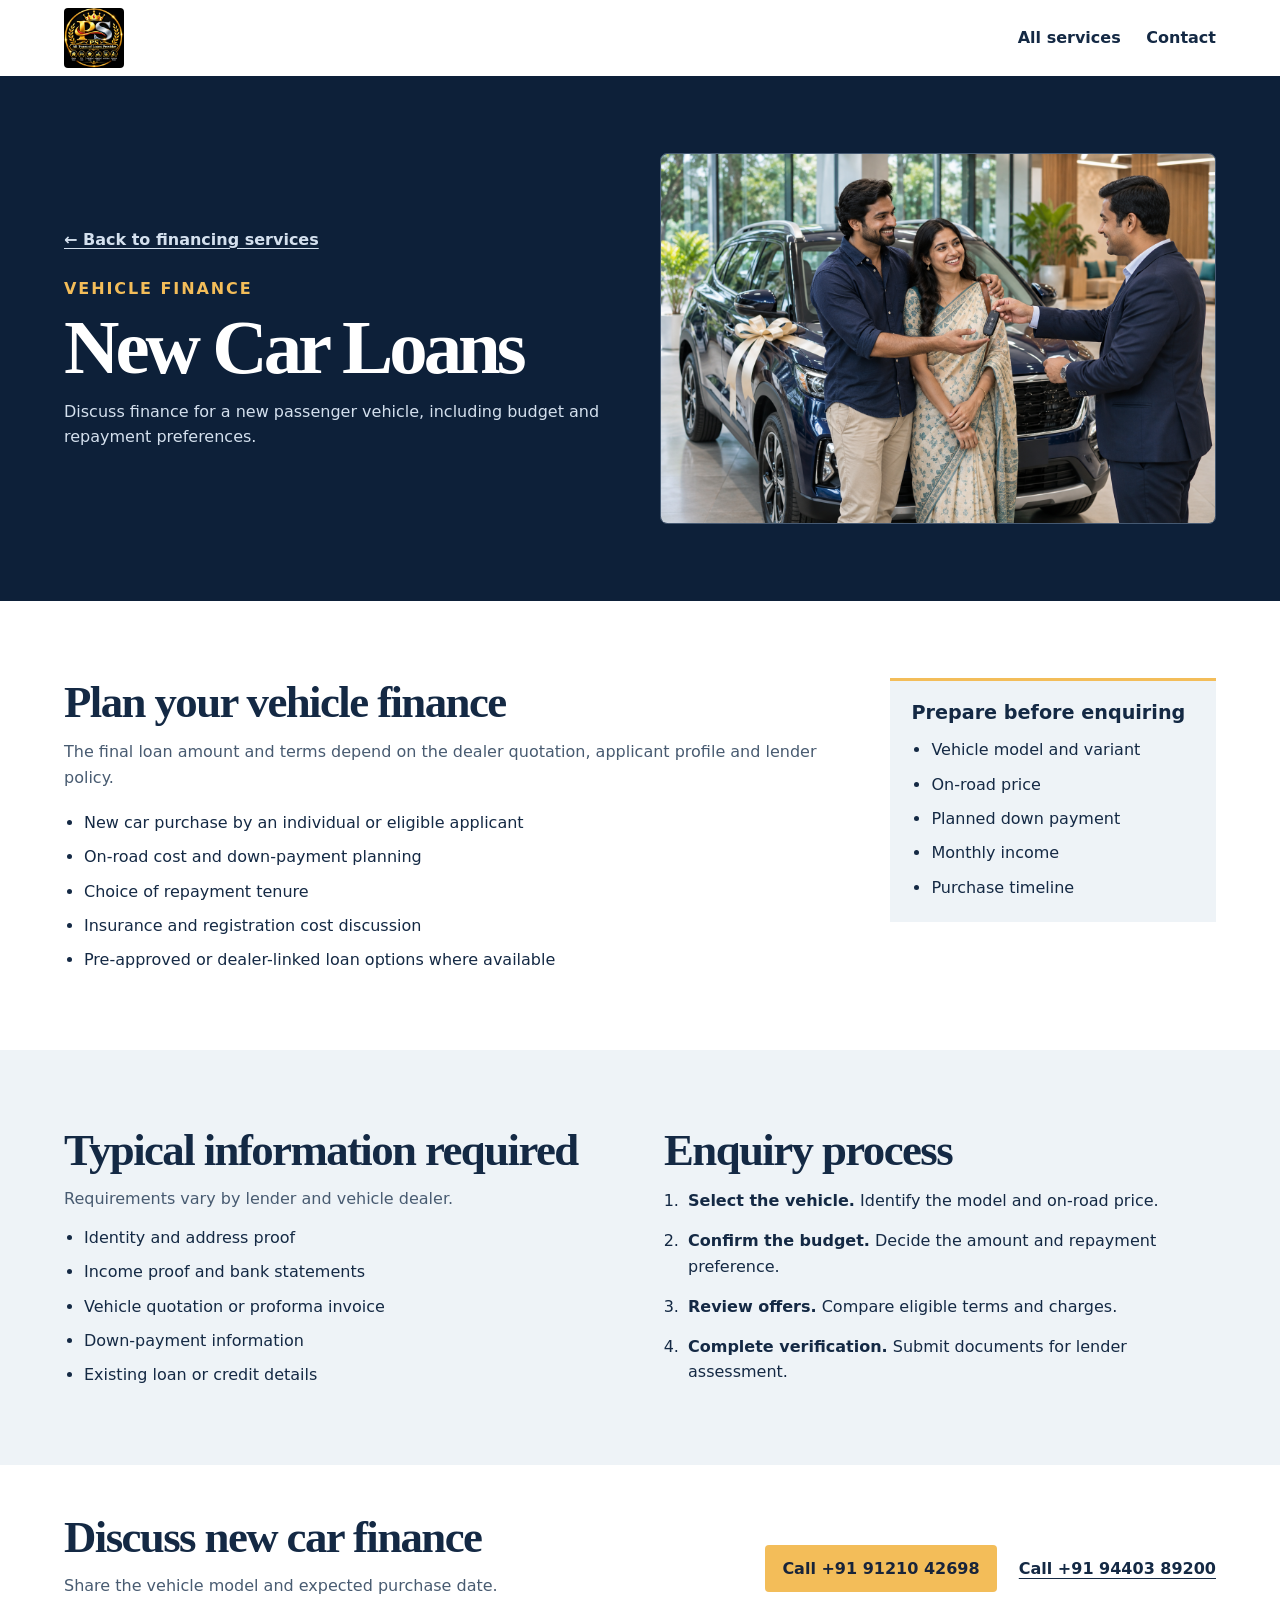
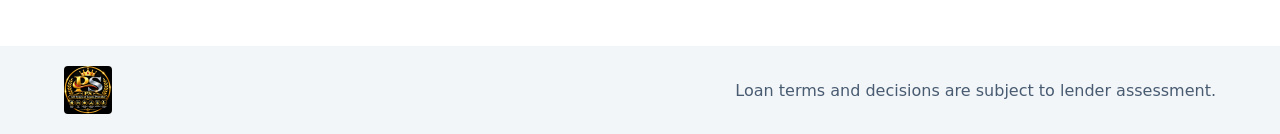
<file: new-car-loans.html>
<!doctype html>
<html lang="en-IN">
<head>
  <meta charset="utf-8">
  <meta name="viewport" content="width=device-width, initial-scale=1">
  <meta name="robots" content="noindex">
  <meta name="description" content="New car loan enquiries and documentation guidance.">
  <title>New Car Loans | SRIDigitals</title>
  <link rel="stylesheet" href="styles.css">
</head>
<body>
  <header class="site-header"><div class="wrap header-inner"><a class="brand" href="index.html" aria-label="SRIDigitals home"><img class="brand-logo" src="images/logo.jpeg" alt="SRI PS All Types of Loans Provider"></a><nav aria-label="Page navigation"><a href="index.html#services">All services</a><a href="index.html#contact">Contact</a></nav></div></header>
  <main>
    <section class="detail-hero"><div class="wrap detail-hero-inner"><div><a class="back-link" href="index.html#services">&larr; Back to financing services</a><p class="eyebrow">Vehicle Finance</p><h1>New Car Loans</h1><p>Discuss finance for a new passenger vehicle, including budget and repayment preferences.</p></div><img src="images/images/Couple Receives New Car Keys-3.png" alt="Couple receiving the keys to their new car"></div></section>
    <section class="wrap detail-section"><div class="detail-content"><h2>Plan your vehicle finance</h2><p>The final loan amount and terms depend on the dealer quotation, applicant profile and lender policy.</p><ul class="check-list"><li>New car purchase by an individual or eligible applicant</li><li>On-road cost and down-payment planning</li><li>Choice of repayment tenure</li><li>Insurance and registration cost discussion</li><li>Pre-approved or dealer-linked loan options where available</li></ul></div><aside class="detail-summary"><h3>Prepare before enquiring</h3><ul><li>Vehicle model and variant</li><li>On-road price</li><li>Planned down payment</li><li>Monthly income</li><li>Purchase timeline</li></ul></aside></section>
    <section class="detail-band"><div class="wrap detail-grid"><div><h2>Typical information required</h2><p>Requirements vary by lender and vehicle dealer.</p><ul class="check-list"><li>Identity and address proof</li><li>Income proof and bank statements</li><li>Vehicle quotation or proforma invoice</li><li>Down-payment information</li><li>Existing loan or credit details</li></ul></div><div><h2>Enquiry process</h2><ol class="number-list"><li><strong>Select the vehicle.</strong> Identify the model and on-road price.</li><li><strong>Confirm the budget.</strong> Decide the amount and repayment preference.</li><li><strong>Review offers.</strong> Compare eligible terms and charges.</li><li><strong>Complete verification.</strong> Submit documents for lender assessment.</li></ol></div></div></section>
    <section class="wrap detail-cta"><div><h2>Discuss new car finance</h2><p>Share the vehicle model and expected purchase date.</p></div><div class="actions"><a class="button" href="tel:+919121042698">Call +91 91210 42698</a><a class="secondary" href="tel:+919440389200">Call +91 94403 89200</a></div></section>
  </main>
  <footer><div class="wrap footer-inner"><img class="brand-logo" src="images/logo.jpeg" alt="SRI PS All Types of Loans Provider"><p>Loan terms and decisions are subject to lender assessment.</p></div></footer>
</body>
</html>
</file>
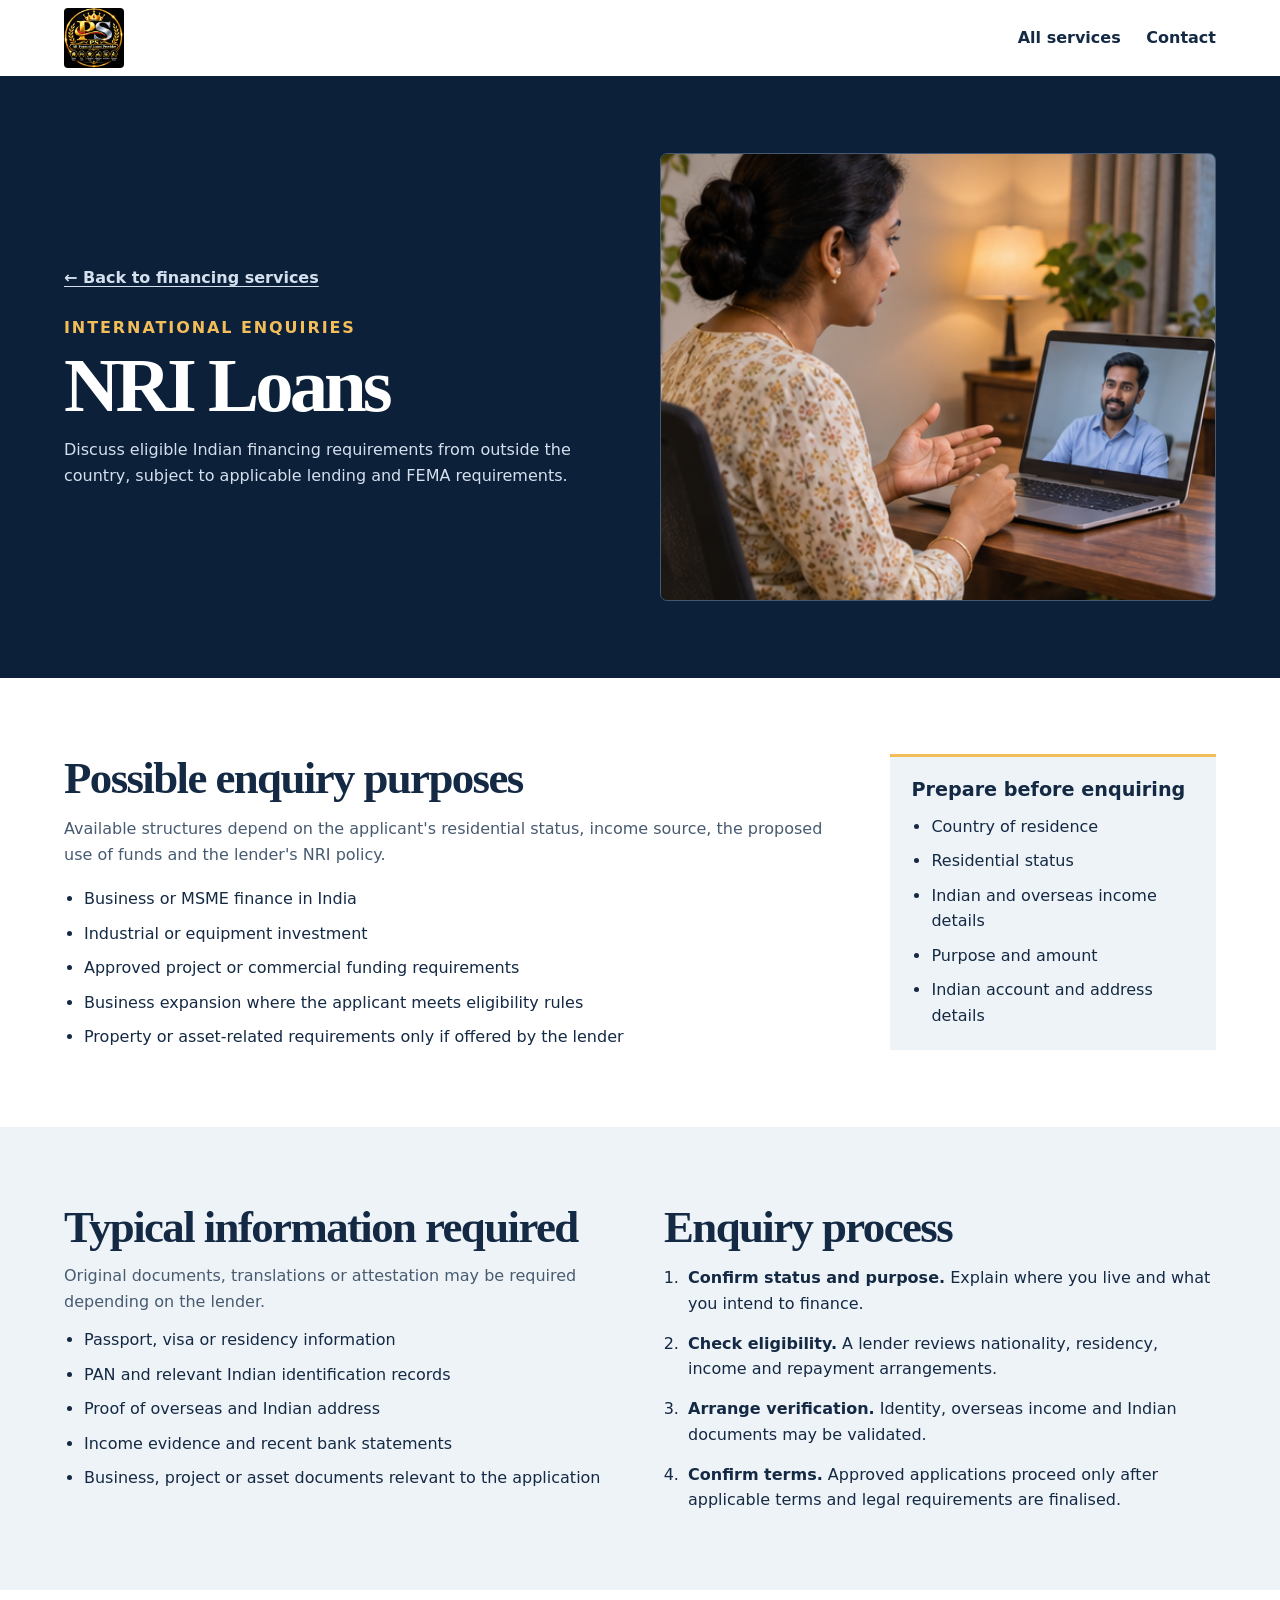
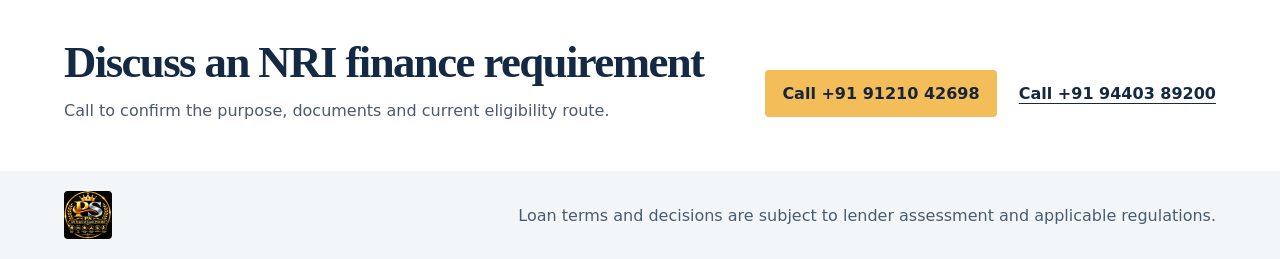
<file: nri-loans.html>
<!doctype html>
<html lang="en-IN">
<head>
  <meta charset="utf-8">
  <meta name="viewport" content="width=device-width, initial-scale=1">
  <meta name="robots" content="noindex">
  <meta name="description" content="NRI loan enquiry information for eligible financing requirements in India.">
  <title>NRI Loans | SRIDigitals</title>
  <link rel="stylesheet" href="styles.css">
</head>
<body>
  <header class="site-header"><div class="wrap header-inner">
    <a class="brand" href="index.html" aria-label="SRIDigitals home"><img class="brand-logo" src="images/logo.jpeg" alt="SRI PS All Types of Loans Provider"></a>
    <nav aria-label="Page navigation"><a href="index.html#services">All services</a><a href="index.html#contact">Contact</a></nav>
  </div></header>
  <main>
    <section class="detail-hero"><div class="wrap detail-hero-inner">
      <div><a class="back-link" href="index.html#services">&larr; Back to financing services</a><p class="eyebrow">International Enquiries</p><h1>NRI Loans</h1><p>Discuss eligible Indian financing requirements from outside the country, subject to applicable lending and FEMA requirements.</p></div>
      <img src="images/images/nri-consultation.png" alt="Professional discussing finance requirements over a video call">
    </div></section>
    <section class="wrap detail-section">
      <div class="detail-content">
        <h2>Possible enquiry purposes</h2>
        <p>Available structures depend on the applicant's residential status, income source, the proposed use of funds and the lender's NRI policy.</p>
        <ul class="check-list">
          <li>Business or MSME finance in India</li>
          <li>Industrial or equipment investment</li>
          <li>Approved project or commercial funding requirements</li>
          <li>Business expansion where the applicant meets eligibility rules</li>
          <li>Property or asset-related requirements only if offered by the lender</li>
        </ul>
      </div>
      <aside class="detail-summary">
        <h3>Prepare before enquiring</h3>
        <ul><li>Country of residence</li><li>Residential status</li><li>Indian and overseas income details</li><li>Purpose and amount</li><li>Indian account and address details</li></ul>
      </aside>
    </section>
    <section class="detail-band"><div class="wrap detail-grid">
      <div>
        <h2>Typical information required</h2>
        <p>Original documents, translations or attestation may be required depending on the lender.</p>
        <ul class="check-list">
          <li>Passport, visa or residency information</li>
          <li>PAN and relevant Indian identification records</li>
          <li>Proof of overseas and Indian address</li>
          <li>Income evidence and recent bank statements</li>
          <li>Business, project or asset documents relevant to the application</li>
        </ul>
      </div>
      <div>
        <h2>Enquiry process</h2>
        <ol class="number-list">
          <li><strong>Confirm status and purpose.</strong> Explain where you live and what you intend to finance.</li>
          <li><strong>Check eligibility.</strong> A lender reviews nationality, residency, income and repayment arrangements.</li>
          <li><strong>Arrange verification.</strong> Identity, overseas income and Indian documents may be validated.</li>
          <li><strong>Confirm terms.</strong> Approved applications proceed only after applicable terms and legal requirements are finalised.</li>
        </ol>
      </div>
    </div></section>
    <section class="wrap detail-cta">
      <div><h2>Discuss an NRI finance requirement</h2><p>Call to confirm the purpose, documents and current eligibility route.</p></div>
      <div class="actions"><a class="button" href="tel:+919121042698">Call +91 91210 42698</a><a class="secondary" href="tel:+919440389200">Call +91 94403 89200</a></div>
    </section>
  </main>
  <footer><div class="wrap footer-inner"><img class="brand-logo" src="images/logo.jpeg" alt="SRI PS All Types of Loans Provider"><p>Loan terms and decisions are subject to lender assessment and applicable regulations.</p></div></footer>
</body>
</html>
</file>
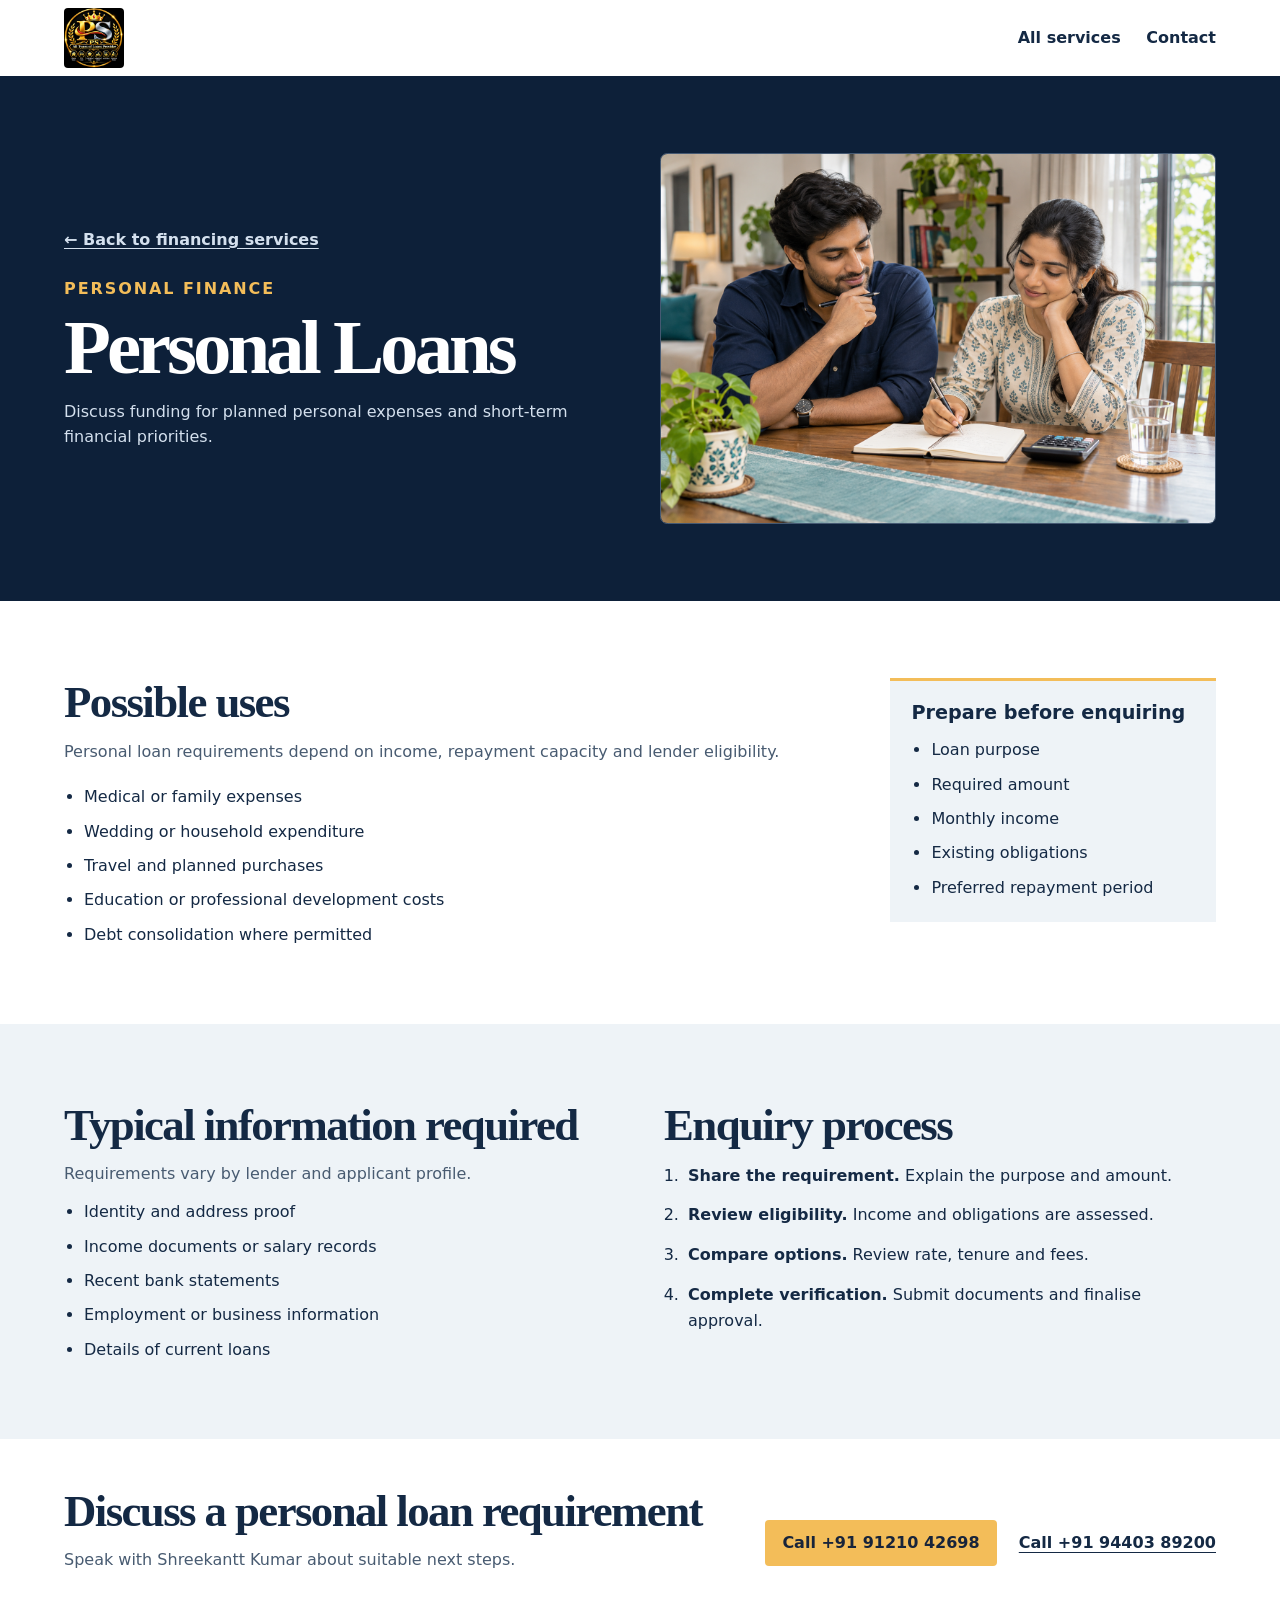
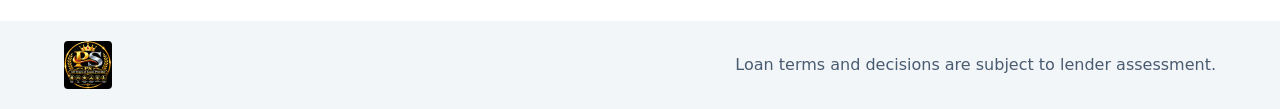
<file: personal-loans.html>
<!doctype html>
<html lang="en-IN">
<head>
  <meta charset="utf-8">
  <meta name="viewport" content="width=device-width, initial-scale=1">
  <meta name="robots" content="noindex">
  <meta name="description" content="Personal loan enquiries for planned personal and family expenses.">
  <title>Personal Loans | SRIDigitals</title>
  <link rel="stylesheet" href="styles.css">
</head>
<body>
  <header class="site-header"><div class="wrap header-inner">
    <a class="brand" href="index.html" aria-label="SRIDigitals home"><img class="brand-logo" src="images/logo.jpeg" alt="SRI PS All Types of Loans Provider"></a>
    <nav aria-label="Page navigation"><a href="index.html#services">All services</a><a href="index.html#contact">Contact</a></nav>
  </div></header>
  <main>
    <section class="detail-hero"><div class="wrap detail-hero-inner">
      <div><a class="back-link" href="index.html#services">&larr; Back to financing services</a><p class="eyebrow">Personal Finance</p><h1>Personal Loans</h1><p>Discuss funding for planned personal expenses and short-term financial priorities.</p></div>
      <img src="images/images/Couple Reviewing a Household Budget.png" alt="Couple reviewing their household budget">
    </div></section>
    <section class="wrap detail-section">
      <div class="detail-content"><h2>Possible uses</h2><p>Personal loan requirements depend on income, repayment capacity and lender eligibility.</p><ul class="check-list"><li>Medical or family expenses</li><li>Wedding or household expenditure</li><li>Travel and planned purchases</li><li>Education or professional development costs</li><li>Debt consolidation where permitted</li></ul></div>
      <aside class="detail-summary"><h3>Prepare before enquiring</h3><ul><li>Loan purpose</li><li>Required amount</li><li>Monthly income</li><li>Existing obligations</li><li>Preferred repayment period</li></ul></aside>
    </section>
    <section class="detail-band"><div class="wrap detail-grid">
      <div><h2>Typical information required</h2><p>Requirements vary by lender and applicant profile.</p><ul class="check-list"><li>Identity and address proof</li><li>Income documents or salary records</li><li>Recent bank statements</li><li>Employment or business information</li><li>Details of current loans</li></ul></div>
      <div><h2>Enquiry process</h2><ol class="number-list"><li><strong>Share the requirement.</strong> Explain the purpose and amount.</li><li><strong>Review eligibility.</strong> Income and obligations are assessed.</li><li><strong>Compare options.</strong> Review rate, tenure and fees.</li><li><strong>Complete verification.</strong> Submit documents and finalise approval.</li></ol></div>
    </div></section>
    <section class="wrap detail-cta"><div><h2>Discuss a personal loan requirement</h2><p>Speak with Shreekantt Kumar about suitable next steps.</p></div><div class="actions"><a class="button" href="tel:+919121042698">Call +91 91210 42698</a><a class="secondary" href="tel:+919440389200">Call +91 94403 89200</a></div></section>
  </main>
  <footer><div class="wrap footer-inner"><img class="brand-logo" src="images/logo.jpeg" alt="SRI PS All Types of Loans Provider"><p>Loan terms and decisions are subject to lender assessment.</p></div></footer>
</body>
</html>
</file>
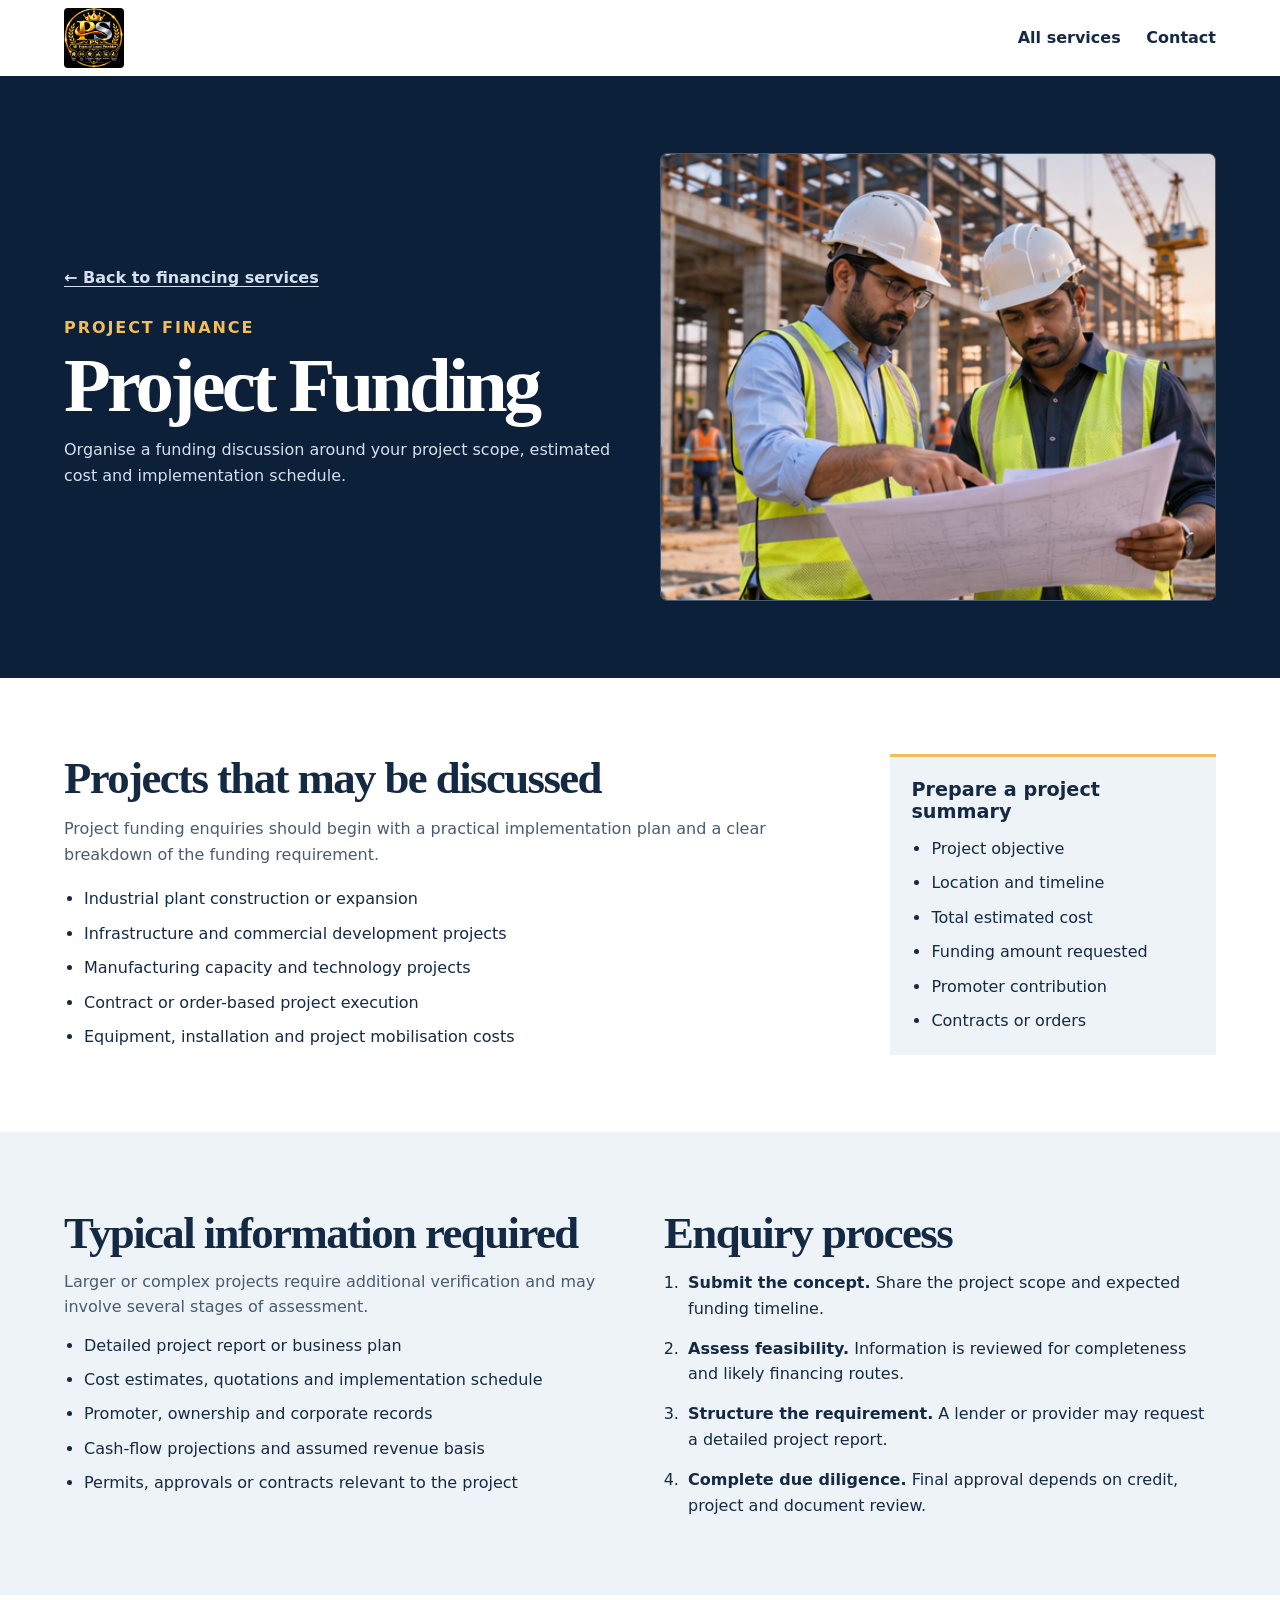
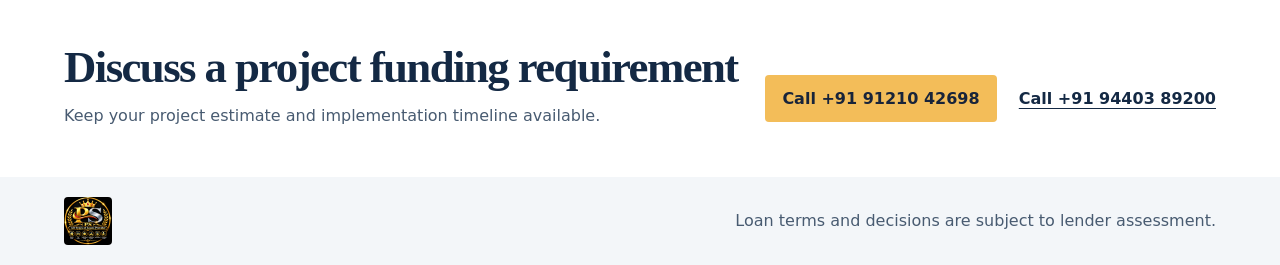
<file: project-funding.html>
<!doctype html>
<html lang="en-IN">
<head>
  <meta charset="utf-8">
  <meta name="viewport" content="width=device-width, initial-scale=1">
  <meta name="robots" content="noindex">
  <meta name="description" content="Project funding enquiry information for scope, cost and implementation planning.">
  <title>Project Funding | SRIDigitals</title>
  <link rel="stylesheet" href="styles.css">
</head>
<body>
  <header class="site-header"><div class="wrap header-inner">
    <a class="brand" href="index.html" aria-label="SRIDigitals home"><img class="brand-logo" src="images/logo.jpeg" alt="SRI PS All Types of Loans Provider"></a>
    <nav aria-label="Page navigation"><a href="index.html#services">All services</a><a href="index.html#contact">Contact</a></nav>
  </div></header>
  <main>
    <section class="detail-hero"><div class="wrap detail-hero-inner">
      <div><a class="back-link" href="index.html#services">&larr; Back to financing services</a><p class="eyebrow">Project Finance</p><h1>Project Funding</h1><p>Organise a funding discussion around your project scope, estimated cost and implementation schedule.</p></div>
      <img src="images/images/project-planning.png" alt="Engineers reviewing a project plan at a construction site">
    </div></section>
    <section class="wrap detail-section">
      <div class="detail-content">
        <h2>Projects that may be discussed</h2>
        <p>Project funding enquiries should begin with a practical implementation plan and a clear breakdown of the funding requirement.</p>
        <ul class="check-list">
          <li>Industrial plant construction or expansion</li>
          <li>Infrastructure and commercial development projects</li>
          <li>Manufacturing capacity and technology projects</li>
          <li>Contract or order-based project execution</li>
          <li>Equipment, installation and project mobilisation costs</li>
        </ul>
      </div>
      <aside class="detail-summary">
        <h3>Prepare a project summary</h3>
        <ul><li>Project objective</li><li>Location and timeline</li><li>Total estimated cost</li><li>Funding amount requested</li><li>Promoter contribution</li><li>Contracts or orders</li></ul>
      </aside>
    </section>
    <section class="detail-band"><div class="wrap detail-grid">
      <div>
        <h2>Typical information required</h2>
        <p>Larger or complex projects require additional verification and may involve several stages of assessment.</p>
        <ul class="check-list">
          <li>Detailed project report or business plan</li>
          <li>Cost estimates, quotations and implementation schedule</li>
          <li>Promoter, ownership and corporate records</li>
          <li>Cash-flow projections and assumed revenue basis</li>
          <li>Permits, approvals or contracts relevant to the project</li>
        </ul>
      </div>
      <div>
        <h2>Enquiry process</h2>
        <ol class="number-list">
          <li><strong>Submit the concept.</strong> Share the project scope and expected funding timeline.</li>
          <li><strong>Assess feasibility.</strong> Information is reviewed for completeness and likely financing routes.</li>
          <li><strong>Structure the requirement.</strong> A lender or provider may request a detailed project report.</li>
          <li><strong>Complete due diligence.</strong> Final approval depends on credit, project and document review.</li>
        </ol>
      </div>
    </div></section>
    <section class="wrap detail-cta">
      <div><h2>Discuss a project funding requirement</h2><p>Keep your project estimate and implementation timeline available.</p></div>
      <div class="actions"><a class="button" href="tel:+919121042698">Call +91 91210 42698</a><a class="secondary" href="tel:+919440389200">Call +91 94403 89200</a></div>
    </section>
  </main>
  <footer><div class="wrap footer-inner"><img class="brand-logo" src="images/logo.jpeg" alt="SRI PS All Types of Loans Provider"><p>Loan terms and decisions are subject to lender assessment.</p></div></footer>
</body>
</html>
</file>
<file: styles.css>
:root {
  color-scheme: light;
  --navy: #0d2039;
  --ink: #142944;
  --muted: #485b71;
  --light: #eef3f7;
  --gold: #f3bd59;
}

* { box-sizing: border-box; }
html { scroll-behavior: smooth; }
body {
  margin: 0;
  font: 1rem/1.6 system-ui, sans-serif;
  color: var(--ink);
}
a { color: inherit; }
a:focus-visible, summary:focus-visible {
  outline: 3px solid #c58215;
  outline-offset: 5px;
}
.skip-link {
  position: fixed;
  top: .5rem;
  left: .5rem;
  z-index: 20;
  background: white;
  padding: .5rem;
}
.skip-link:not(:focus) { transform: translateY(-150%); }
.wrap {
  width: min(100% - 3rem, 72rem);
  margin-inline: auto;
}

.site-header { background: white; }
.header-inner, .footer-inner {
  display: flex;
  justify-content: space-between;
  align-items: center;
  gap: 1.25rem;
}
.header-inner { min-height: 4.75rem; }
.brand {
  font-size: 1.35rem;
  font-weight: 800;
  letter-spacing: -.045em;
  text-decoration: none;
}
.brand span { font-weight: 550; }
.brand-logo {
  display: block;
  width: auto;
  height: 3.75rem;
  max-width: 10rem;
  object-fit: contain;
  object-position: left center;
  border-radius: .25rem;
}
.footer-inner .brand-logo { height: 3rem; }
nav {
  display: flex;
  flex-wrap: wrap;
  gap: .5rem 1.6rem;
}
nav a {
  font-weight: 650;
  text-decoration: none;
}
nav a:hover { text-decoration: underline; }

.hero, .contact {
  background: var(--navy);
  color: white;
}
.hero-inner {
  display: grid;
  grid-template-columns: 1.08fr 1fr;
  gap: 2.5rem;
  align-items: center;
  padding-block: clamp(3rem, 6vw, 6rem);
}
h1, h2, h3, p { margin: 0; }
h1, h2, h3 { line-height: 1.15; }
h1 {
  max-width: 13ch;
  font: 700 clamp(3rem, 6.6vw, 5.6rem)/.99 Georgia, serif;
  letter-spacing: -.052em;
}
h2 {
  font: 700 clamp(1.9rem, 3.5vw, 2.85rem)/1.09 Georgia, serif;
  letter-spacing: -.035em;
}
h3 {
  font-size: 1.2rem;
  margin-bottom: .6rem;
}
.hero-content p {
  max-width: 34rem;
  margin-top: 1.4rem;
  color: #d4e0ee;
  font-size: 1.12rem;
}
.actions, address {
  display: flex;
  flex-wrap: wrap;
  align-items: center;
  gap: .7rem 1.35rem;
}
.actions { margin-top: 1.6rem; }
.button {
  display: inline-flex;
  padding: .65rem 1.1rem;
  color: #18243a;
  background: var(--gold);
  border-radius: .25rem;
  font-weight: 800;
  text-decoration: none;
}
.button:hover { background: #ffd78a; }
.secondary {
  font-weight: 700;
  text-underline-offset: .25em;
}
.hero-visual {
  margin: 0;
  overflow: hidden;
  min-height: 24rem;
  border: 1px solid #455972;
  border-radius: .45rem;
  background: #253953;
}
.hero-visual img {
  display: block;
  width: 100%;
  height: 100%;
  min-height: 24rem;
  object-fit: cover;
}

.section { padding-block: clamp(3rem, 6vw, 5.2rem); }
.intro {
  margin: .65rem 0 1.5rem;
  color: var(--muted);
}
.services {
  display: grid;
  grid-template-columns: repeat(6, 1fr);
  gap: 1rem;
}
.service {
  grid-column: span 2;
  overflow: hidden;
  border: 1px solid #d8e0e8;
  border-top: 3px solid var(--gold);
  border-radius: .25rem;
  background: white;
}
.service img {
  display: block;
  width: 100%;
  aspect-ratio: 16 / 9;
  object-fit: cover;
}
.equipment-image-pair {
  display: grid;
  grid-template-columns: repeat(2, minmax(0, 1fr));
  gap: .4rem;
  overflow: hidden;
}
.service-copy { padding: 1.25rem; }
.card-link {
  display: inline-flex;
  gap: .35rem;
  margin-top: .9rem;
  color: #0c5a87;
  font-weight: 800;
  text-decoration-thickness: 2px;
  text-underline-offset: .2em;
}
.card-link span { transition: transform .2s ease; }
.card-link:hover span { transform: translateX(.2rem); }
.service p, .equipment p, .process li, details p { color: var(--muted); }

.equipment { background: var(--light); }
.equipment-inner, .process {
  display: grid;
  grid-template-columns: 1fr 1fr;
  gap: 2.75rem;
}
.equipment-inner {
  align-items: center;
  padding-block: 3rem;
}
.equipment p, .contact p { margin-top: .8rem; }
.equipment ul {
  margin: 0;
  padding-left: 1.3rem;
}
.equipment li + li, .process li + li { margin-top: .5rem; }
.process ol { padding-left: 1.35rem; }
details {
  border-bottom: 1px solid #cbd5df;
  padding-block: .85rem;
}
details:first-of-type { margin-top: .55rem; }
summary {
  cursor: pointer;
  font-weight: 700;
}
details p { margin: .6rem 0 .15rem; }

.detail-hero {
  background: var(--navy);
  color: white;
}
.detail-hero-inner {
  display: grid;
  grid-template-columns: 1fr 1fr;
  gap: 2.5rem;
  align-items: center;
  padding-block: clamp(3rem, 6vw, 5.5rem);
}
.detail-hero h1 {
  max-width: none;
  margin-bottom: .8rem;
  font-size: clamp(3rem, 6vw, 5.2rem);
}
.detail-hero p { color: #d4e0ee; }
.detail-hero .eyebrow {
  margin-bottom: .5rem;
  color: var(--gold);
  font-weight: 800;
  letter-spacing: .12em;
  text-transform: uppercase;
}
.back-link {
  display: inline-block;
  margin-bottom: 1.5rem;
  color: #d4e0ee;
  font-weight: 700;
  text-underline-offset: .2em;
}
.detail-hero img {
  width: 100%;
  max-height: 28rem;
  object-fit: cover;
  border: 1px solid #455972;
  border-radius: .45rem;
}
.detail-section {
  display: grid;
  grid-template-columns: 1.55fr .65fr;
  gap: 3rem;
  padding-block: clamp(3rem, 6vw, 5rem);
}
.detail-content > p {
  max-width: 48rem;
  margin: .8rem 0 1.2rem;
  color: var(--muted);
}
.detail-summary {
  align-self: start;
  border-top: 3px solid var(--gold);
  background: var(--light);
  padding: 1.35rem;
}
.detail-summary ul, .check-list, .number-list {
  margin: .8rem 0 0;
  padding-left: 1.25rem;
}
.detail-summary li + li, .check-list li + li { margin-top: .55rem; }
.detail-band { background: var(--light); }
.detail-grid {
  display: grid;
  grid-template-columns: 1fr 1fr;
  gap: 3rem;
  padding-block: clamp(3rem, 6vw, 5rem);
}
.detail-grid p { margin-top: .7rem; color: var(--muted); }
.number-list li { padding-left: .25rem; }
.number-list li + li { margin-top: .9rem; }
.detail-cta {
  display: flex;
  justify-content: space-between;
  align-items: center;
  gap: 1.5rem;
  padding-block: 3rem;
}
.detail-cta p { margin-top: .7rem; color: var(--muted); }

.contact-inner {
  display: flex;
  flex-wrap: wrap;
  justify-content: space-between;
  align-items: center;
  gap: 1.25rem;
  padding-block: 2.85rem;
}
.contact-person {
  display: flex;
  align-items: center;
  gap: 1.25rem;
  max-width: 42rem;
}
.contact-person img {
  width: 6.5rem;
  height: 6.5rem;
  flex: 0 0 6.5rem;
  border: 3px solid var(--gold);
  border-radius: 50%;
  object-fit: cover;
  object-position: center 18%;
}
.contact p { color: #d4e0ee; }
address { font-style: normal; }

footer {
  padding-block: 1.25rem;
  background: #f3f6f9;
}
footer p { color: var(--muted); }

@media (max-width: 48rem) {
  .hero-inner, .equipment-inner, .process {
    grid-template-columns: 1fr;
    gap: 1.6rem;
  }
  .detail-hero-inner, .detail-section, .detail-grid {
    grid-template-columns: 1fr;
  }
  .detail-cta { align-items: flex-start; flex-direction: column; }
  .services { grid-template-columns: repeat(2, 1fr); }
  .service { grid-column: auto; }
  .hero-visual, .hero-visual img {
    min-height: 0;
  }
}

@media (max-width: 31rem) {
  .wrap { width: calc(100% - 2rem); }
  .brand-logo { height: 3.25rem; }
  .contact-person { align-items: flex-start; }
  .contact-person img {
    width: 5rem;
    height: 5rem;
    flex-basis: 5rem;
  }
  .header-inner, .footer-inner {
    align-items: flex-start;
    flex-direction: column;
    gap: .45rem;
    padding-block: .75rem;
  }
  nav { gap: .35rem 1rem; }
  .services { grid-template-columns: 1fr; }
}
</file>
